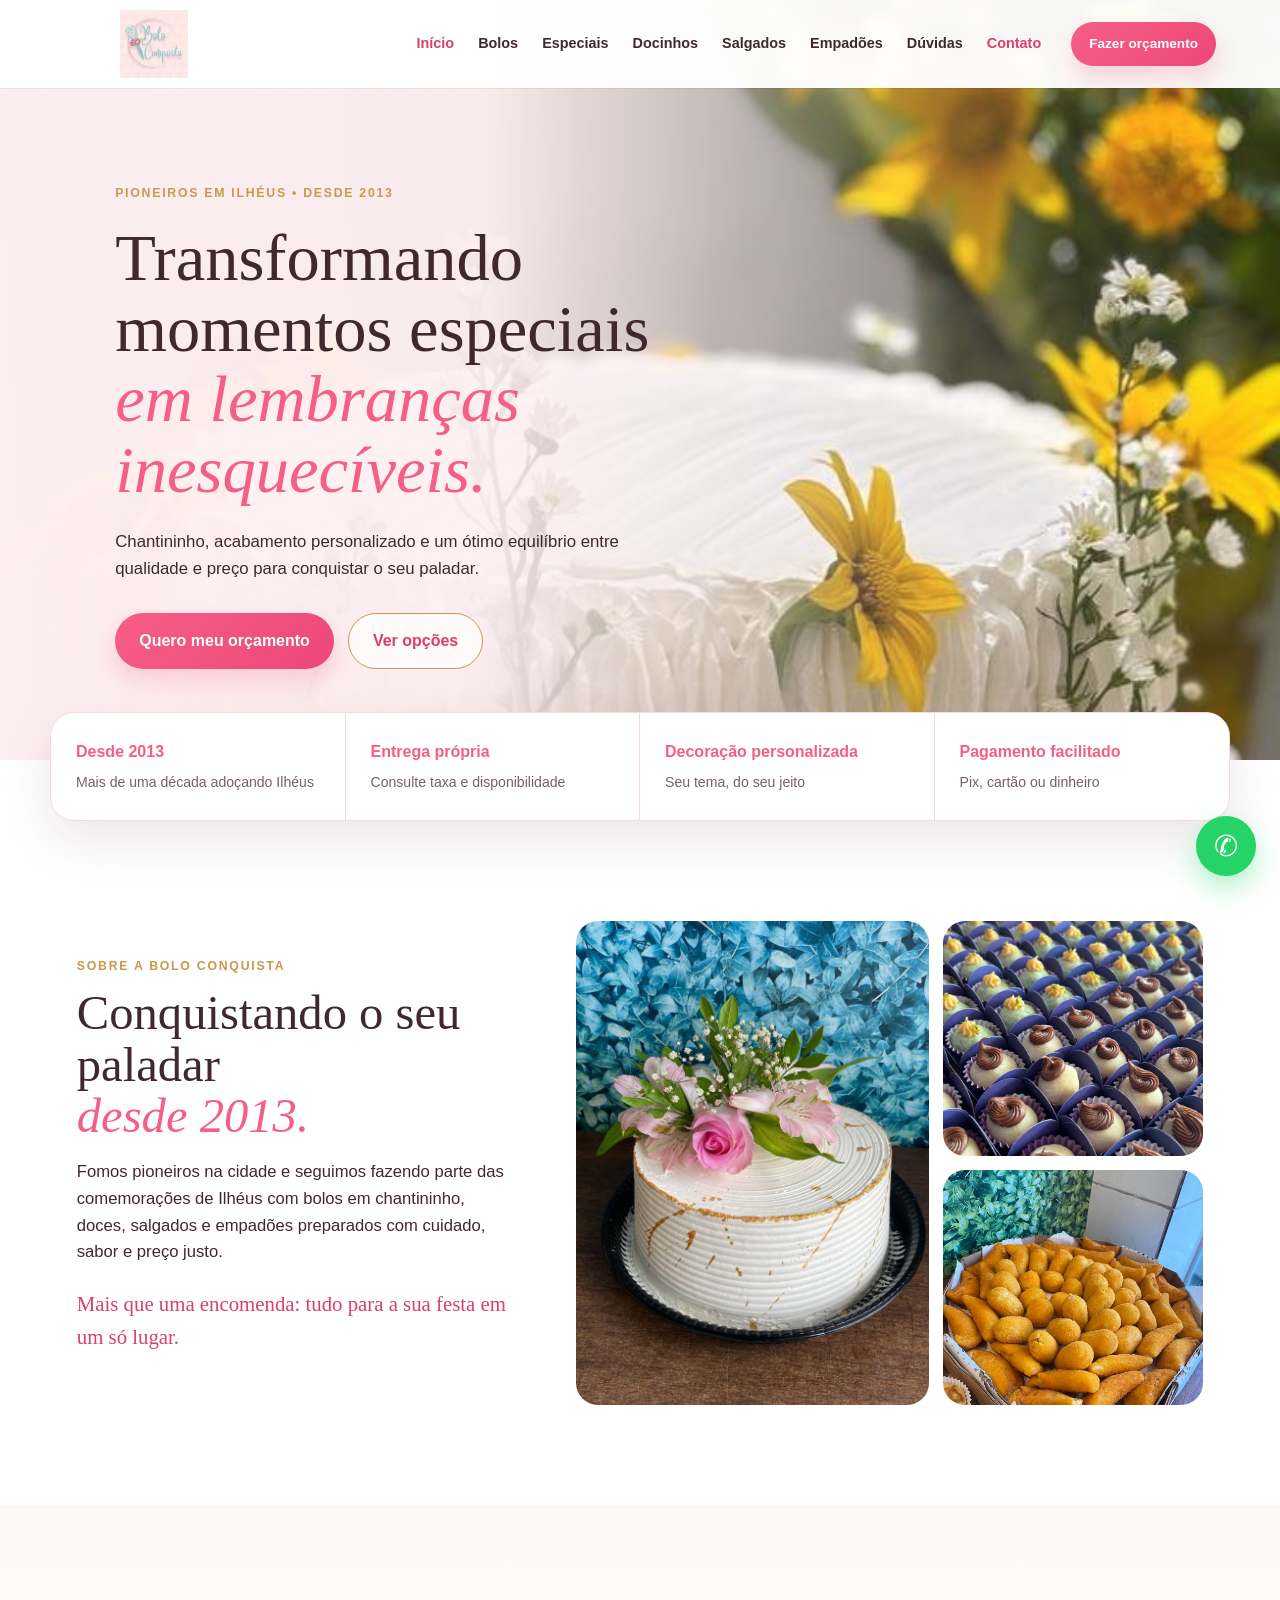
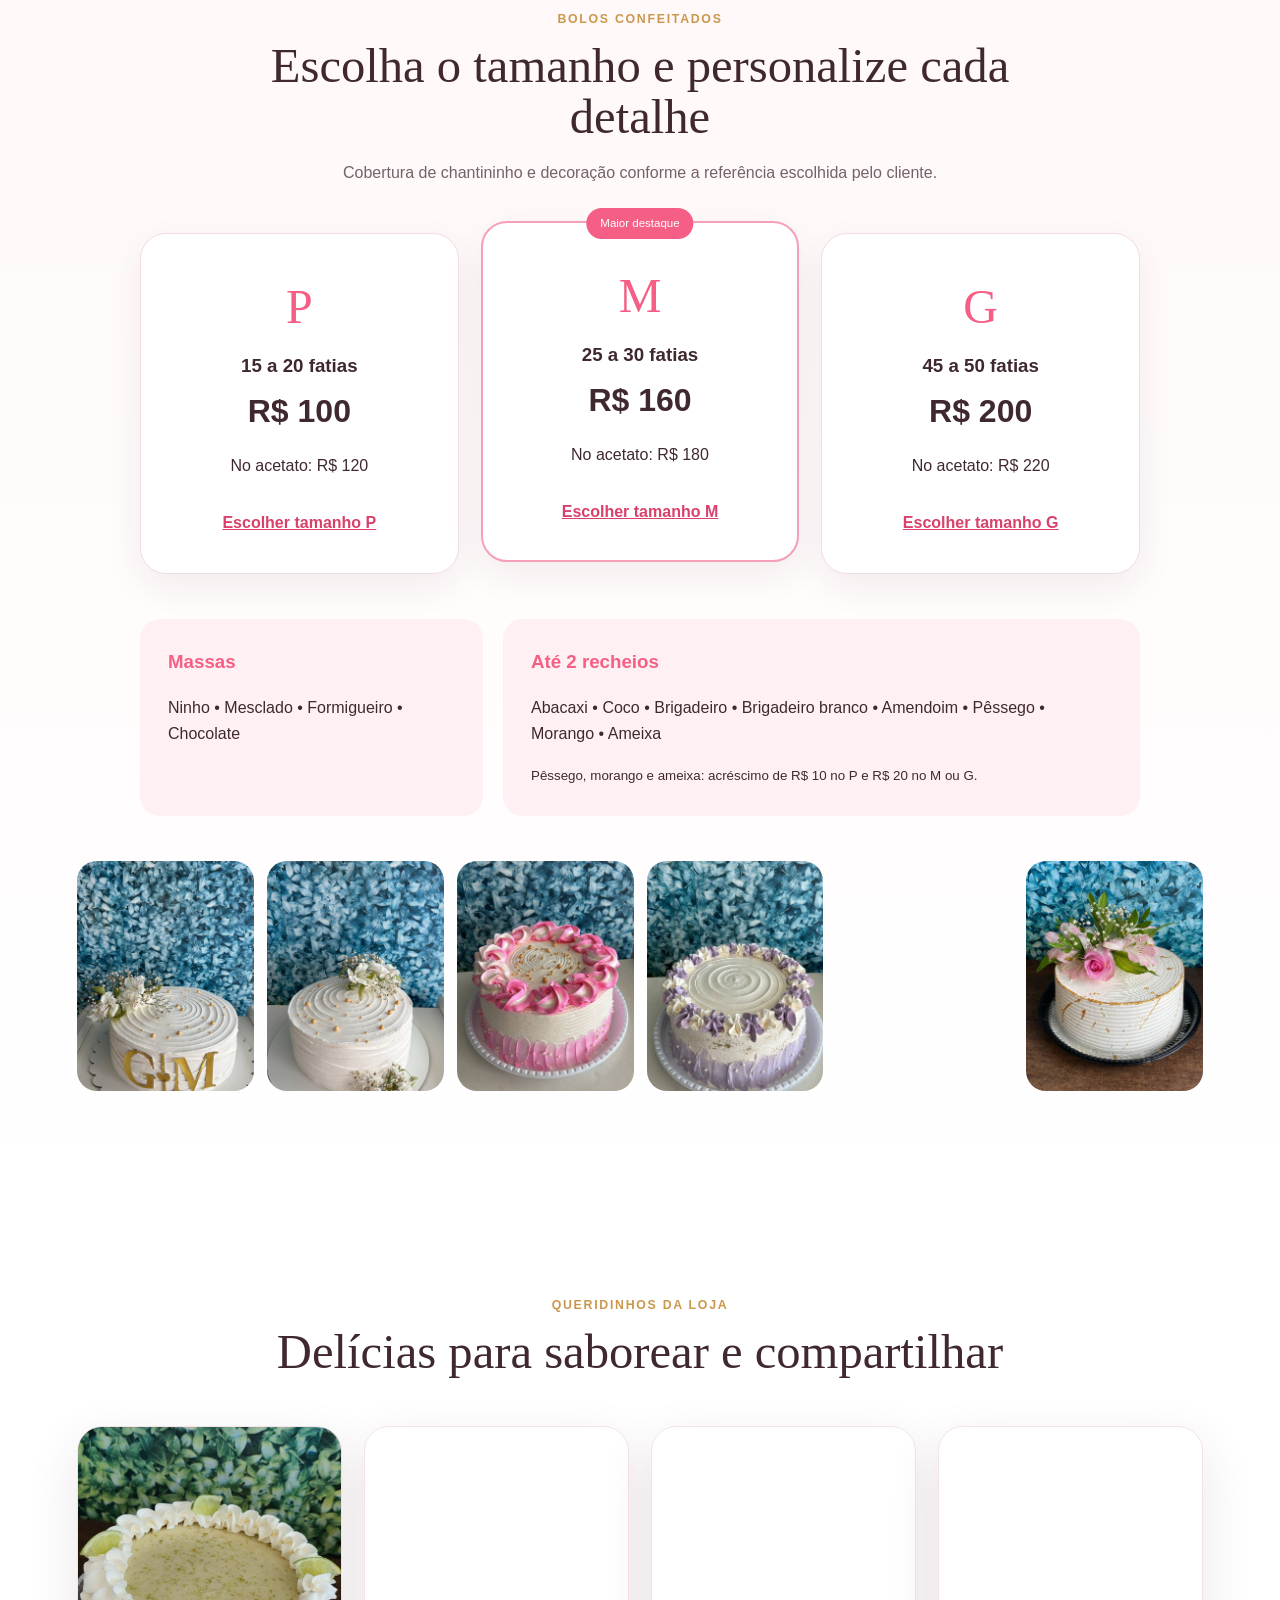
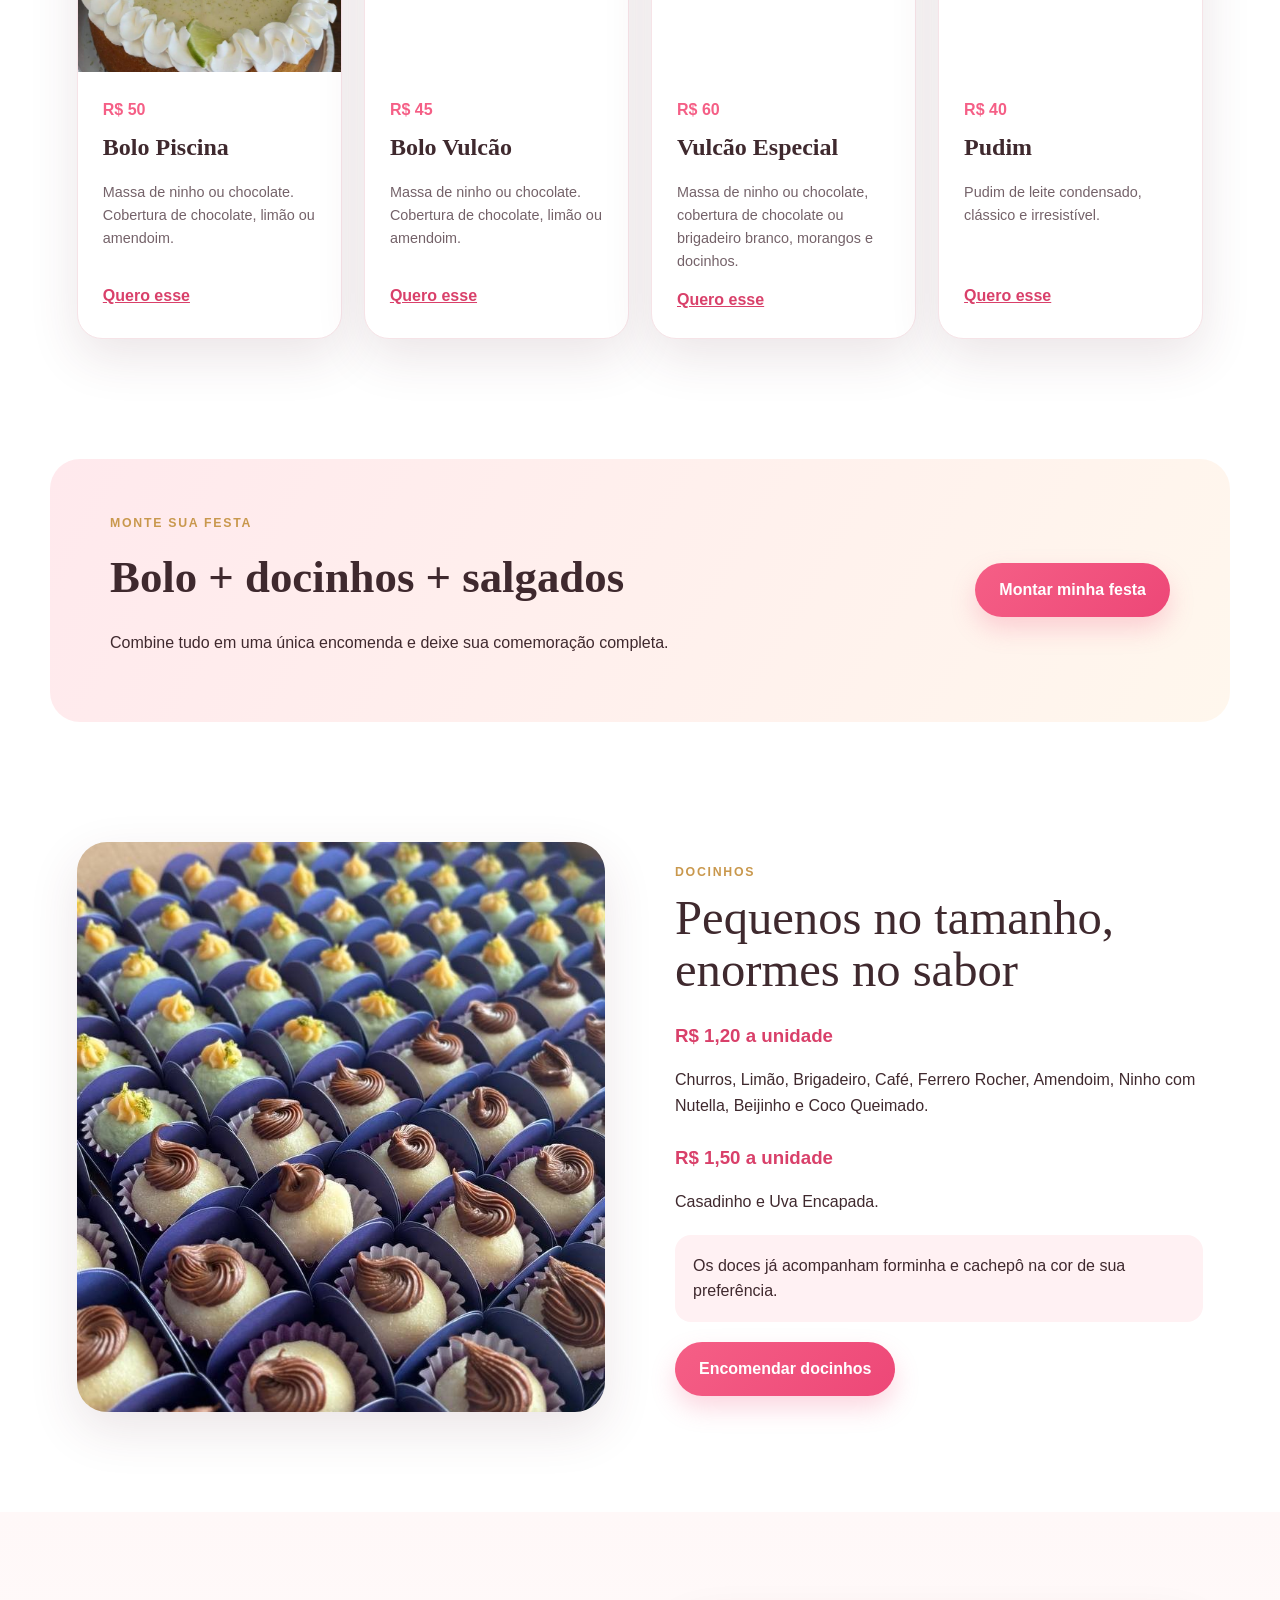
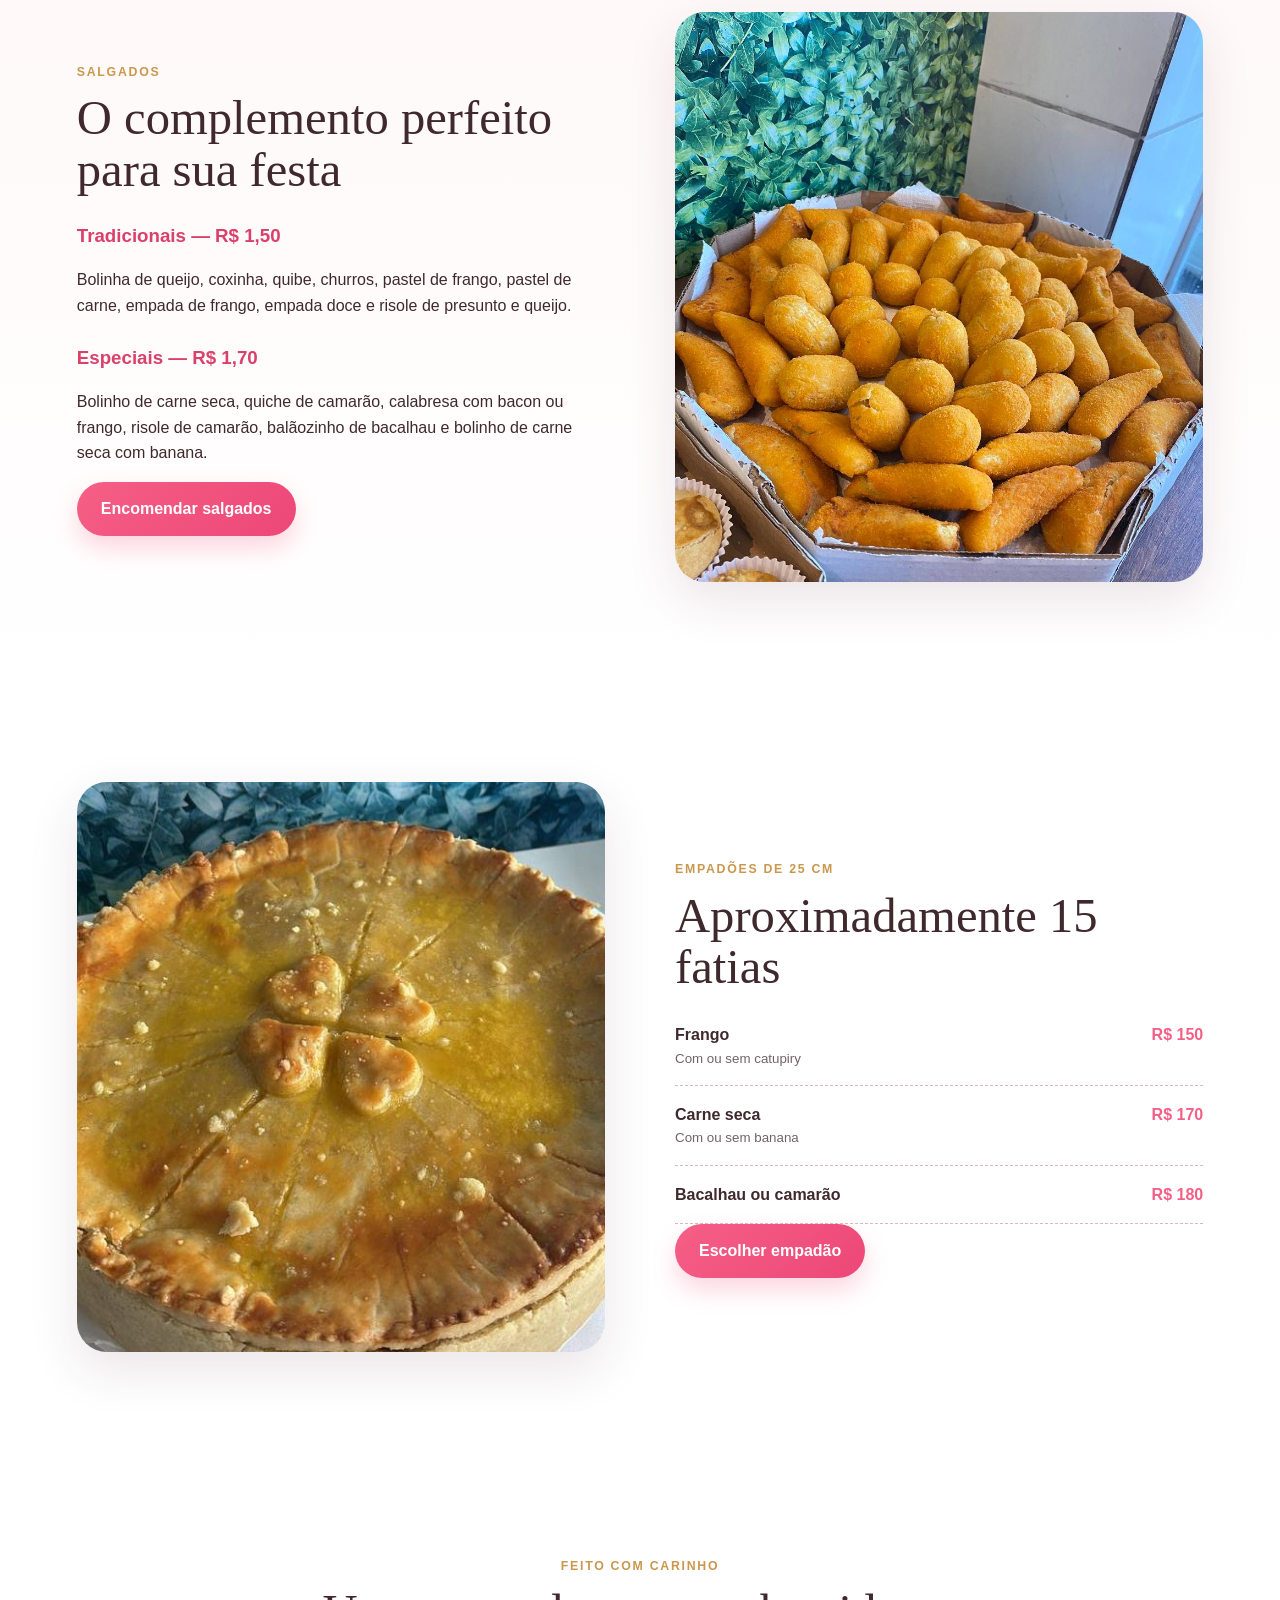
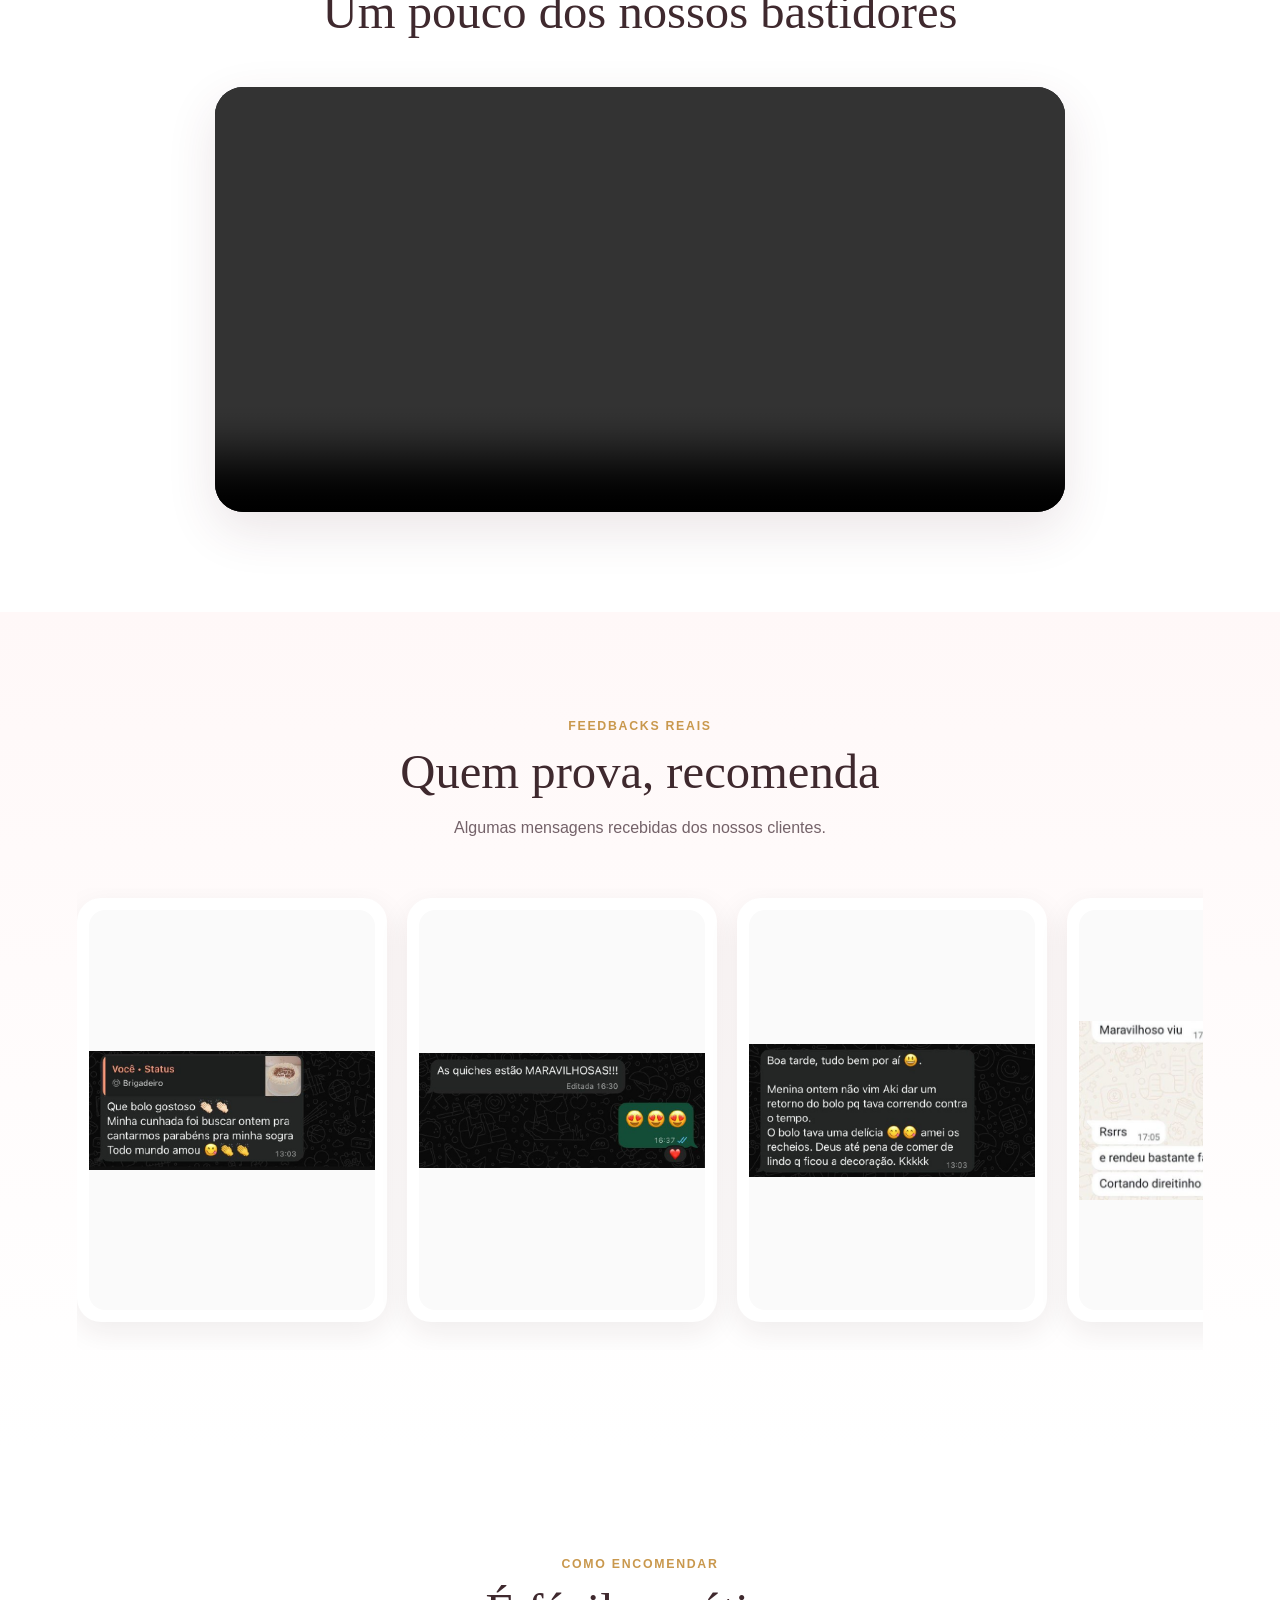
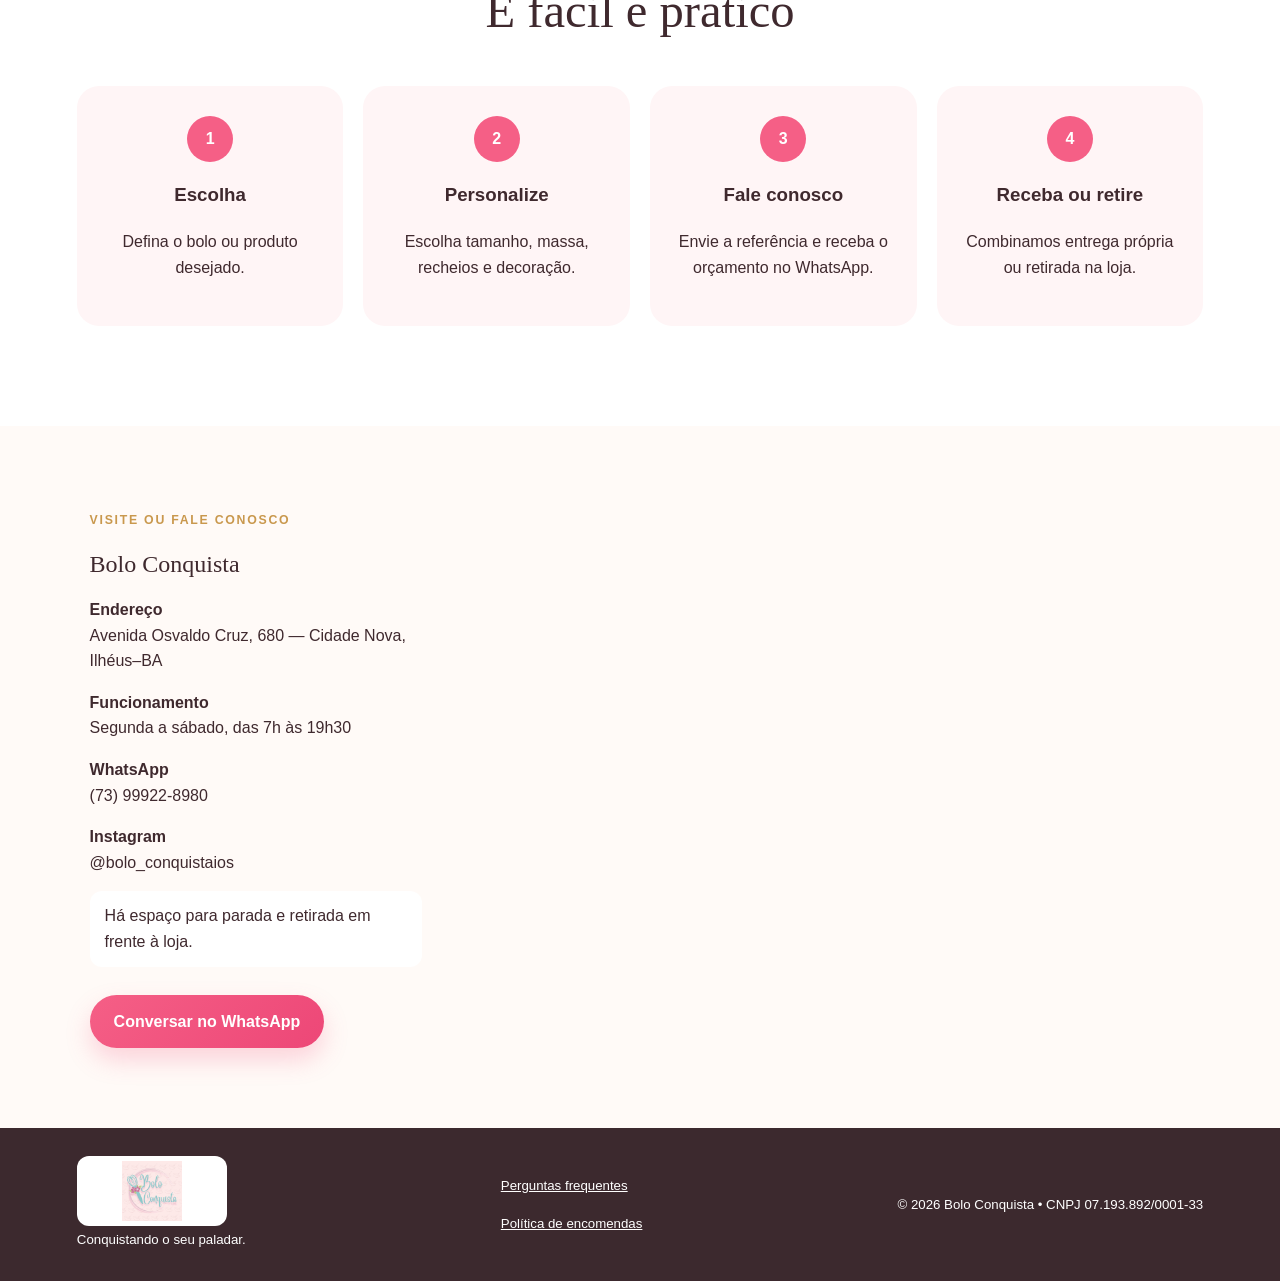
<file: index.html>
<!DOCTYPE html>

<html lang="pt-BR">
<head>
<!-- Google tag (gtag.js) -->
<script async src="https://www.googletagmanager.com/gtag/js?id=G-6PX82TX7HZ"></script>
<script>
  window.dataLayer = window.dataLayer || [];
  function gtag(){dataLayer.push(arguments);}
  gtag('js', new Date());
  gtag('config', 'G-6PX82TX7HZ');
</script>

<meta charset="utf-8"/>
<meta content="width=device-width,initial-scale=1" name="viewport"/>
<meta content="Bolo Conquista: bolos confeitados, docinhos, salgados, empadões e delícias em Ilhéus. Desde 2013 conquistando o seu paladar." name="description"/>
<meta content="#f65b84" name="theme-color"/>
<title>Bolo Conquista | Conquistando o seu paladar</title>
<link href="favicon.png" rel="icon"/><link href="style.css" rel="stylesheet"/>
<meta content="index,follow,max-image-preview:large" name="robots"/>
<script type="application/ld+json">
{
  "@context": "https://schema.org",
  "@type": "Bakery",
  "name": "Bolo Conquista",
  "description": "Bolos confeitados, docinhos, salgados, empadões e delícias em Ilhéus desde 2013.",
  "telephone": "+55 73 99922-8980",
  "priceRange": "R$",
  "foundingDate": "2013",
  "address": {
    "@type": "PostalAddress",
    "streetAddress": "Avenida Osvaldo Cruz, 680 - Cidade Nova",
    "addressLocality": "Ilhéus",
    "addressRegion": "BA",
    "addressCountry": "BR"
  },
  "openingHoursSpecification": [{
    "@type": "OpeningHoursSpecification",
    "dayOfWeek": ["Monday", "Tuesday", "Wednesday", "Thursday", "Friday", "Saturday"],
    "opens": "07:00",
    "closes": "19:30"
  }],
  "paymentAccepted": "Pix, cartão e dinheiro",
  "sameAs": ["https://www.instagram.com/bolo_conquistaios/"]
}
</script>

<link rel="canonical" href="https://boloconquista.com.br/"/>
<meta property="og:type" content="website"/>
<meta property="og:locale" content="pt_BR"/>
<meta property="og:site_name" content="Bolo Conquista"/>
<meta property="og:title" content="Bolo Conquista | Bolos, Doces e Salgados em Ilhéus"/>
<meta property="og:description" content="Desde 2013 conquistando o seu paladar com bolos confeitados, docinhos, salgados e empadões em Ilhéus."/>
<meta property="og:url" content="https://boloconquista.com.br/"/>
<meta property="og:image" content="https://boloconquista.com.br/og-bolo-conquista.jpg"/>
<meta property="og:image:secure_url" content="https://boloconquista.com.br/og-bolo-conquista.jpg"/>
<meta property="og:image:type" content="image/jpeg"/>
<meta property="og:image:width" content="1200"/>
<meta property="og:image:height" content="630"/>
<meta property="og:image:alt" content="Bolo Conquista — bolos, doces e salgados em Ilhéus"/>
<meta name="twitter:card" content="summary_large_image"/>
<meta name="twitter:title" content="Bolo Conquista | Bolos, Doces e Salgados em Ilhéus"/>
<meta name="twitter:description" content="Desde 2013 conquistando o seu paladar com bolos confeitados, docinhos, salgados e empadões em Ilhéus."/>
<meta name="twitter:image" content="https://boloconquista.com.br/og-bolo-conquista.jpg"/>

</head>
<body><a class="skip-link" href="#conteudo">Pular para o conteúdo</a>
<header class="topbar" id="topbar">
<a aria-label="Bolo Conquista - Início" class="brand" href="#inicio">
<img alt="Logomarca Bolo Conquista" data-content-src="home.logoImage" decoding="async" src="logomarca.jpg"/>
</a>
<button aria-expanded="false" aria-label="Abrir menu" class="menu-toggle" id="menuToggle">☰</button>
<nav id="nav">
<a href="#inicio">Início</a><a href="bolos.html">Bolos</a><a href="especiais.html">Especiais</a><a href="docinhos.html">Docinhos</a><a href="salgados.html">Salgados</a><a href="empadoes.html">Empadões</a><a href="faq.html">Dúvidas</a><a href="#contato">Contato</a>
</nav>
<a class="button button-small desktop-cta" href="https://wa.me/5573999228980?text=Ol%C3%A1%21%20Vim%20pelo%20site%20da%20Bolo%20Conquista%20e%20gostaria%20de%20fazer%20um%20or%C3%A7amento." rel="noopener" target="_blank">Fazer orçamento</a>
</header>
<main id="conteudo">
<section class="hero" id="inicio">
<img alt="Bolo decorado da Bolo Conquista" class="hero-image" data-content-src="home.heroImage" decoding="async" fetchpriority="high" src="photo_5084975257239621139_y.jpg"/>
<div class="hero-overlay"></div>
<div class="hero-content reveal">
<span class="eyebrow" data-content="home.heroEyebrow">Pioneiros em Ilhéus • Desde 2013</span>
<h1 data-content-html="home.heroTitle">Transformando momentos especiais <em>em lembranças inesquecíveis.</em></h1>
<p data-content="home.heroText">Chantininho, acabamento personalizado e um ótimo equilíbrio entre qualidade e preço para conquistar o seu paladar.</p>
<div class="hero-actions">
<a class="button" href="https://wa.me/5573999228980?text=Ol%C3%A1%21%20Vim%20pelo%20site%20e%20quero%20fazer%20meu%20bolo%20com%20a%20Bolo%20Conquista." rel="noopener" target="_blank">Quero meu orçamento</a>
<a class="button button-outline" href="#bolos">Ver opções</a>
</div>
</div>
</section>
<section class="trust-strip">
<article><b>Desde 2013</b><span>Mais de uma década adoçando Ilhéus</span></article>
<article><b>Entrega própria</b><span>Consulte taxa e disponibilidade</span></article>
<article><b>Decoração personalizada</b><span>Seu tema, do seu jeito</span></article>
<article><b>Pagamento facilitado</b><span>Pix, cartão ou dinheiro</span></article>
</section>
<section class="section intro">
<div class="intro-copy reveal">
<span class="eyebrow">Sobre a Bolo Conquista</span>
<h2 data-content-html="home.aboutTitle">Conquistando o seu paladar <em>desde 2013.</em></h2>
<p data-content="home.aboutText">Fomos pioneiros na cidade e seguimos fazendo parte das comemorações de Ilhéus com bolos em chantininho, doces, salgados e empadões preparados com cuidado, sabor e preço justo.</p>
<p class="accent-copy">Mais que uma encomenda: tudo para a sua festa em um só lugar.</p>
</div>
<div class="intro-gallery reveal">
<img alt="Bolo personalizado" class="big" decoding="async" src="photo_5084975257239621141_y.jpg"/>
<img alt="Docinhos para festa" decoding="async" src="photo_5084975257239621129_y.jpg"/>
<img alt="Salgados para festa" decoding="async" src="photo_5084975257239621123_y.jpg"/>
</div>
</section>
<section class="section soft" id="bolos">
<div class="section-heading reveal"><span class="eyebrow">Bolos confeitados</span><h2>Escolha o tamanho e personalize cada detalhe</h2><p>Cobertura de chantininho e decoração conforme a referência escolhida pelo cliente.</p></div>
<div class="price-grid reveal">
<article class="price-card"><span class="size">P</span><h3>15 a 20 fatias</h3><strong data-content="cakes.pPrice">R$ 100</strong><p data-content="cakes.pAcetate">No acetato: R$ 120</p><a href="https://wa.me/5573999228980?text=Ol%C3%A1%21%20Gostaria%20de%20or%C3%A7amento%20para%20um%20bolo%20confeitado%20tamanho%20P." rel="noopener noreferrer" target="_blank">Escolher tamanho P</a></article>
<article class="price-card featured"><span class="tag">Maior destaque</span><span class="size">M</span><h3>25 a 30 fatias</h3><strong data-content="cakes.mPrice">R$ 160</strong><p data-content="cakes.mAcetate">No acetato: R$ 180</p><a href="https://wa.me/5573999228980?text=Ol%C3%A1%21%20Gostaria%20de%20or%C3%A7amento%20para%20um%20bolo%20confeitado%20tamanho%20M." rel="noopener noreferrer" target="_blank">Escolher tamanho M</a></article>
<article class="price-card"><span class="size">G</span><h3>45 a 50 fatias</h3><strong data-content="cakes.gPrice">R$ 200</strong><p data-content="cakes.gAcetate">No acetato: R$ 220</p><a href="https://wa.me/5573999228980?text=Ol%C3%A1%21%20Gostaria%20de%20or%C3%A7amento%20para%20um%20bolo%20confeitado%20tamanho%20G." rel="noopener noreferrer" target="_blank">Escolher tamanho G</a></article>
</div>
<div class="choices reveal">
<div><h3>Massas</h3><p data-content="cakes.masses">Ninho • Mesclado • Formigueiro • Chocolate</p></div>
<div><h3>Até 2 recheios</h3><p data-content="cakes.fillings">Abacaxi • Coco • Brigadeiro • Brigadeiro branco • Amendoim • Pêssego • Morango • Ameixa</p><small data-content="cakes.extra">Pêssego, morango e ameixa: acréscimo de R$ 10 no P e R$ 20 no M ou G.</small></div>
</div>
<div class="cake-gallery reveal">
<img alt="Modelo de bolo confeitado Bolo Conquista" decoding="async" loading="lazy" src="photo_5084975257239621082_y.jpg"/><img alt="Modelo de bolo confeitado Bolo Conquista" decoding="async" loading="lazy" src="photo_5084975257239621083_y.jpg"/><img alt="Modelo de bolo confeitado Bolo Conquista" decoding="async" loading="lazy" src="photo_5084975257239621091_y.jpg"/><img alt="Modelo de bolo confeitado Bolo Conquista" decoding="async" loading="lazy" src="photo_5084975257239621103_y.jpg"/><img alt="Modelo de bolo confeitado Bolo Conquista" decoding="async" loading="lazy" src="photo_5084975257239621110_y.jpg"/><img alt="Modelo de bolo confeitado Bolo Conquista" decoding="async" loading="lazy" src="photo_5084975257239621141_y.jpg"/>
</div>
</section>
<section class="section" id="especiais">
<div class="section-heading reveal"><span class="eyebrow">Queridinhos da loja</span><h2>Delícias para saborear e compartilhar</h2></div>
<div class="product-grid reveal">
<article class="product-card"><img alt="Bolo piscina" data-content-src="specials.poolImage" decoding="async" src="photo_5084975257239621119_y.jpg"/><div><span class="price" data-content="specials.poolPrice">R$ 50</span><h3>Bolo Piscina</h3><p>Massa de ninho ou chocolate. Cobertura de chocolate, limão ou amendoim.</p><a href="https://wa.me/5573999228980?text=Ol%C3%A1%21%20Quero%20encomendar%20um%20Bolo%20Piscina.%20Gostaria%20de%20saber%20a%20disponibilidade." rel="noopener noreferrer" target="_blank">Quero esse</a></div></article>
<article class="product-card"><img alt="Bolo vulcão" data-content-src="specials.volcanoImage" decoding="async" src="bolo_vulcao.jpg"/><div><span class="price" data-content="specials.volcanoPrice">R$ 45</span><h3>Bolo Vulcão</h3><p>Massa de ninho ou chocolate. Cobertura de chocolate, limão ou amendoim.</p><a href="https://wa.me/5573999228980?text=Ol%C3%A1%21%20Quero%20encomendar%20um%20Bolo%20Vulc%C3%A3o.%20Gostaria%20de%20saber%20a%20disponibilidade." rel="noopener noreferrer" target="_blank">Quero esse</a></div></article>
<article class="product-card"><img alt="Bolo vulcão especial" data-content-src="specials.specialVolcanoImage" decoding="async" src="photo_5084975257239621143_y.jpg"/><div><span class="price" data-content="specials.specialVolcanoPrice">R$ 60</span><h3>Vulcão Especial</h3><p>Massa de ninho ou chocolate, cobertura de chocolate ou brigadeiro branco, morangos e docinhos.</p><a href="https://wa.me/5573999228980?text=Ol%C3%A1%21%20Quero%20encomendar%20um%20Bolo%20Vulc%C3%A3o%20Especial." rel="noopener noreferrer" target="_blank">Quero esse</a></div></article>
<article class="product-card"><img alt="Pudim de leite condensado" data-content-src="specials.puddingImage" decoding="async" src="photo_5084975257239621121_y.jpg"/><div><span class="price" data-content="specials.puddingPrice">R$ 40</span><h3>Pudim</h3><p>Pudim de leite condensado, clássico e irresistível.</p><a href="https://wa.me/5573999228980?text=Ol%C3%A1%21%20Quero%20encomendar%20um%20pudim%20de%20leite%20condensado." rel="noopener noreferrer" target="_blank">Quero esse</a></div></article>
</div>
</section>
<section class="party-banner reveal">
<div><span class="eyebrow">Monte sua festa</span><h2>Bolo + docinhos + salgados</h2><p>Combine tudo em uma única encomenda e deixe sua comemoração completa.</p></div>
<a class="button" href="https://wa.me/5573999228980?text=Ol%C3%A1%21%20Quero%20montar%20uma%20encomenda%20completa%20com%20bolo%2C%20docinhos%20e%20salgados." rel="noopener noreferrer" target="_blank">Montar minha festa</a>
</section>
<section class="section split-products" id="docinhos">
<div class="visual reveal"><img alt="Docinhos Bolo Conquista" decoding="async" loading="lazy" src="photo_5084975257239621129_y.jpg"/></div>
<div class="details reveal"><span class="eyebrow">Docinhos</span><h2>Pequenos no tamanho, enormes no sabor</h2><h3>R$ 1,20 a unidade</h3><p>Churros, Limão, Brigadeiro, Café, Ferrero Rocher, Amendoim, Ninho com Nutella, Beijinho e Coco Queimado.</p><h3>R$ 1,50 a unidade</h3><p>Casadinho e Uva Encapada.</p><div class="note">Os doces já acompanham forminha e cachepô na cor de sua preferência.</div><a class="button" href="https://wa.me/5573999228980?text=Ol%C3%A1%21%20Gostaria%20de%20encomendar%20docinhos%20para%20uma%20festa." rel="noopener noreferrer" target="_blank">Encomendar docinhos</a></div>
</section>
<section class="section split-products reverse soft" id="salgados">
<div class="visual reveal"><img alt="Salgados Bolo Conquista" decoding="async" loading="lazy" src="photo_5084975257239621123_y.jpg"/></div>
<div class="details reveal"><span class="eyebrow">Salgados</span><h2>O complemento perfeito para sua festa</h2><h3>Tradicionais — R$ 1,50</h3><p>Bolinha de queijo, coxinha, quibe, churros, pastel de frango, pastel de carne, empada de frango, empada doce e risole de presunto e queijo.</p><h3>Especiais — R$ 1,70</h3><p>Bolinho de carne seca, quiche de camarão, calabresa com bacon ou frango, risole de camarão, balãozinho de bacalhau e bolinho de carne seca com banana.</p><a class="button" href="https://wa.me/5573999228980?text=Ol%C3%A1%21%20Gostaria%20de%20encomendar%20salgados%20para%20uma%20festa." rel="noopener noreferrer" target="_blank">Encomendar salgados</a></div>
</section>
<section class="section split-products" id="empadoes">
<div class="visual reveal"><img alt="Empadão Bolo Conquista" decoding="async" loading="lazy" src="empadao_destaque.jpg"/></div>
<div class="details reveal"><span class="eyebrow">Empadões de 25 cm</span><h2>Aproximadamente 15 fatias</h2><div class="menu-lines"><p><b>Frango</b><span data-content="pies.chickenPrice">R$ 150</span><small>Com ou sem catupiry</small></p><p><b>Carne seca</b><span data-content="pies.driedMeatPrice">R$ 170</span><small>Com ou sem banana</small></p><p><b>Bacalhau ou camarão</b><span data-content="pies.seafoodPrice">R$ 180</span></p></div><a class="button" href="https://wa.me/5573999228980?text=Ol%C3%A1%21%20Gostaria%20de%20encomendar%20um%20empad%C3%A3o%20de%2025%20cm." rel="noopener noreferrer" target="_blank">Escolher empadão</a></div>
</section>
<section class="section video-section">
<div class="section-heading reveal"><span class="eyebrow">Feito com carinho</span><h2>Um pouco dos nossos bastidores</h2></div>
<video class="reveal" controls="" muted="" playsinline="" preload="metadata"><source src="WhatsApp Video 2026-07-11 at 17.30.44.mp4" type="video/mp4"/>Seu navegador não suporta vídeo.</video>
</section>
<section class="section soft" id="avaliacoes">
<div class="section-heading reveal"><span class="eyebrow">Feedbacks reais</span><h2>Quem prova, recomenda</h2><p>Algumas mensagens recebidas dos nossos clientes.</p></div>
<div class="feedback-carousel reveal" id="feedbackCarousel">
<figure><img alt="Feedback de cliente da Bolo Conquista" decoding="async" loading="lazy" src="photo_5084975257239621151_x.jpg"/></figure><figure><img alt="Feedback de cliente da Bolo Conquista" decoding="async" loading="lazy" src="photo_5084975257239621152_x.jpg"/></figure><figure><img alt="Feedback de cliente da Bolo Conquista" decoding="async" loading="lazy" src="photo_5084975257239621153_x.jpg"/></figure><figure><img alt="Feedback de cliente da Bolo Conquista" decoding="async" loading="lazy" src="photo_5084975257239621154_y.jpg"/></figure><figure><img alt="Feedback de cliente da Bolo Conquista" decoding="async" loading="lazy" src="photo_5084975257239621155_y.jpg"/></figure><figure><img alt="Feedback de cliente da Bolo Conquista" decoding="async" loading="lazy" src="photo_5084975257239621156_y.jpg"/></figure><figure><img alt="Feedback de cliente da Bolo Conquista" decoding="async" loading="lazy" src="photo_5084975257239621157_y.jpg"/></figure>
</div>
</section>
<section class="section order-steps">
<div class="section-heading reveal"><span class="eyebrow">Como encomendar</span><h2>É fácil e prático</h2></div>
<div class="steps reveal"><article><b>1</b><h3>Escolha</h3><p>Defina o bolo ou produto desejado.</p></article><article><b>2</b><h3>Personalize</h3><p>Escolha tamanho, massa, recheios e decoração.</p></article><article><b>3</b><h3>Fale conosco</h3><p>Envie a referência e receba o orçamento no WhatsApp.</p></article><article><b>4</b><h3>Receba ou retire</h3><p>Combinamos entrega própria ou retirada na loja.</p></article></div>
</section>
<section class="contact" id="contato">
<div class="contact-card reveal"><span class="eyebrow">Visite ou fale conosco</span><h2>Bolo Conquista</h2><p><b>Endereço</b><br/>Avenida Osvaldo Cruz, 680 — Cidade Nova, Ilhéus–BA</p><p><b>Funcionamento</b><br/>Segunda a sábado, das 7h às 19h30</p><p><b>WhatsApp</b><br/>(73) 99922-8980</p><p><b>Instagram</b><br/>@bolo_conquistaios</p><p class="parking">Há espaço para parada e retirada em frente à loja.</p><a class="button" href="https://wa.me/5573999228980?text=Ol%C3%A1%21%20Vim%20pelo%20site%20da%20Bolo%20Conquista." rel="noopener noreferrer" target="_blank">Conversar no WhatsApp</a></div>
<iframe loading="lazy" referrerpolicy="no-referrer-when-downgrade" src="https://www.google.com/maps?q=Avenida%20Osvaldo%20Cruz%20680%20Cidade%20Nova%20Ilheus%20BA&amp;output=embed" title="Mapa da Bolo Conquista"></iframe>
</section>
</main>
<footer><div><img alt="Bolo Conquista" data-content-src="home.logoImage" decoding="async" src="logomarca.jpg"/><p>Conquistando o seu paladar.</p></div><div class="footer-links"><a href="faq.html">Perguntas frequentes</a><a href="politica-encomendas.html">Política de encomendas</a></div><p>© <span id="year"></span> Bolo Conquista • CNPJ 07.193.892/0001-33</p></footer>
<a aria-label="Falar no WhatsApp" class="floating-wa" href="https://wa.me/5573999228980?text=Ol%C3%A1%21%20Vim%20pelo%20site%20e%20gostaria%20de%20fazer%20uma%20encomenda." rel="noopener noreferrer" target="_blank">✆</a>
<script defer="" src="script.js"></script>
<script defer="" src="content-loader.js"></script><script src="https://identity.netlify.com/v1/netlify-identity-widget.js"></script>
<script>
  if (window.netlifyIdentity) {
    window.netlifyIdentity.on('init', function(user) {
      if (!user) {
        window.netlifyIdentity.on('login', function() {
          window.location.href = '/admin/';
        });
      }
    });
  }
</script>
</body></html>
</file>
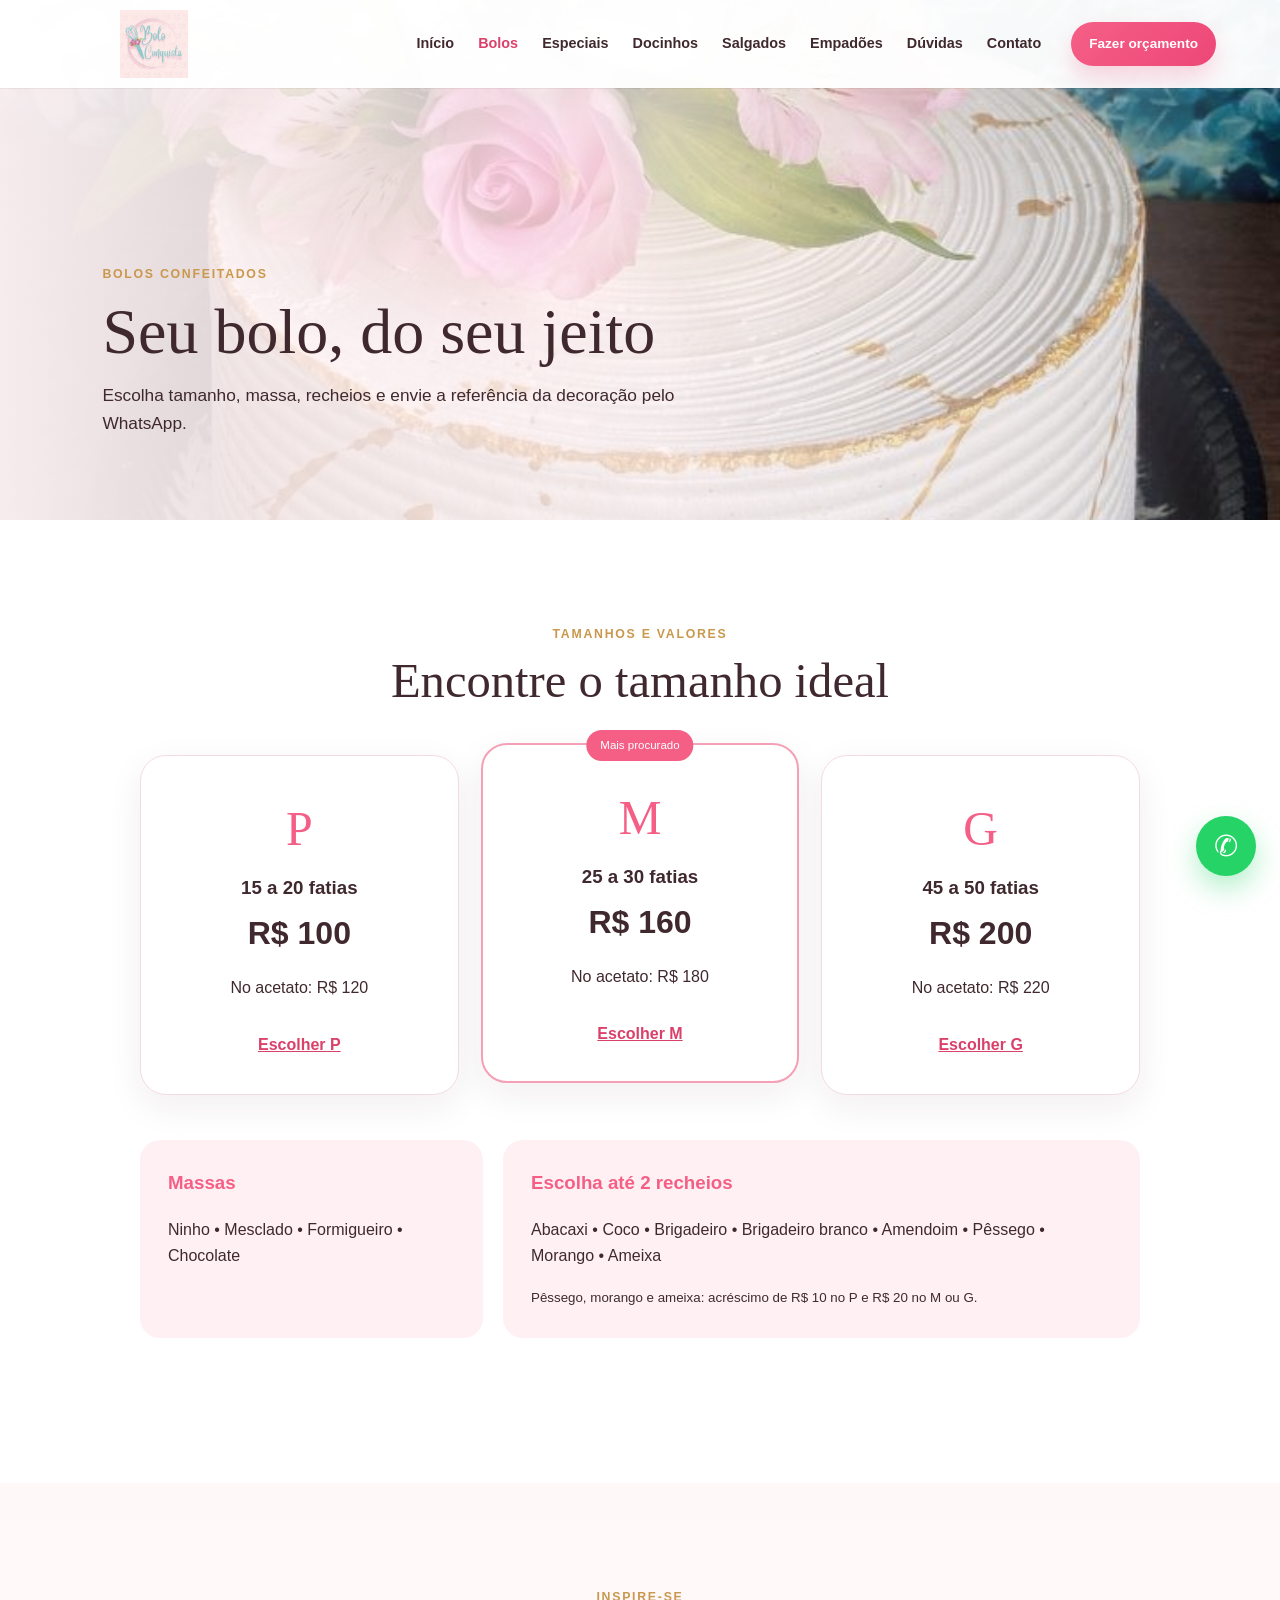
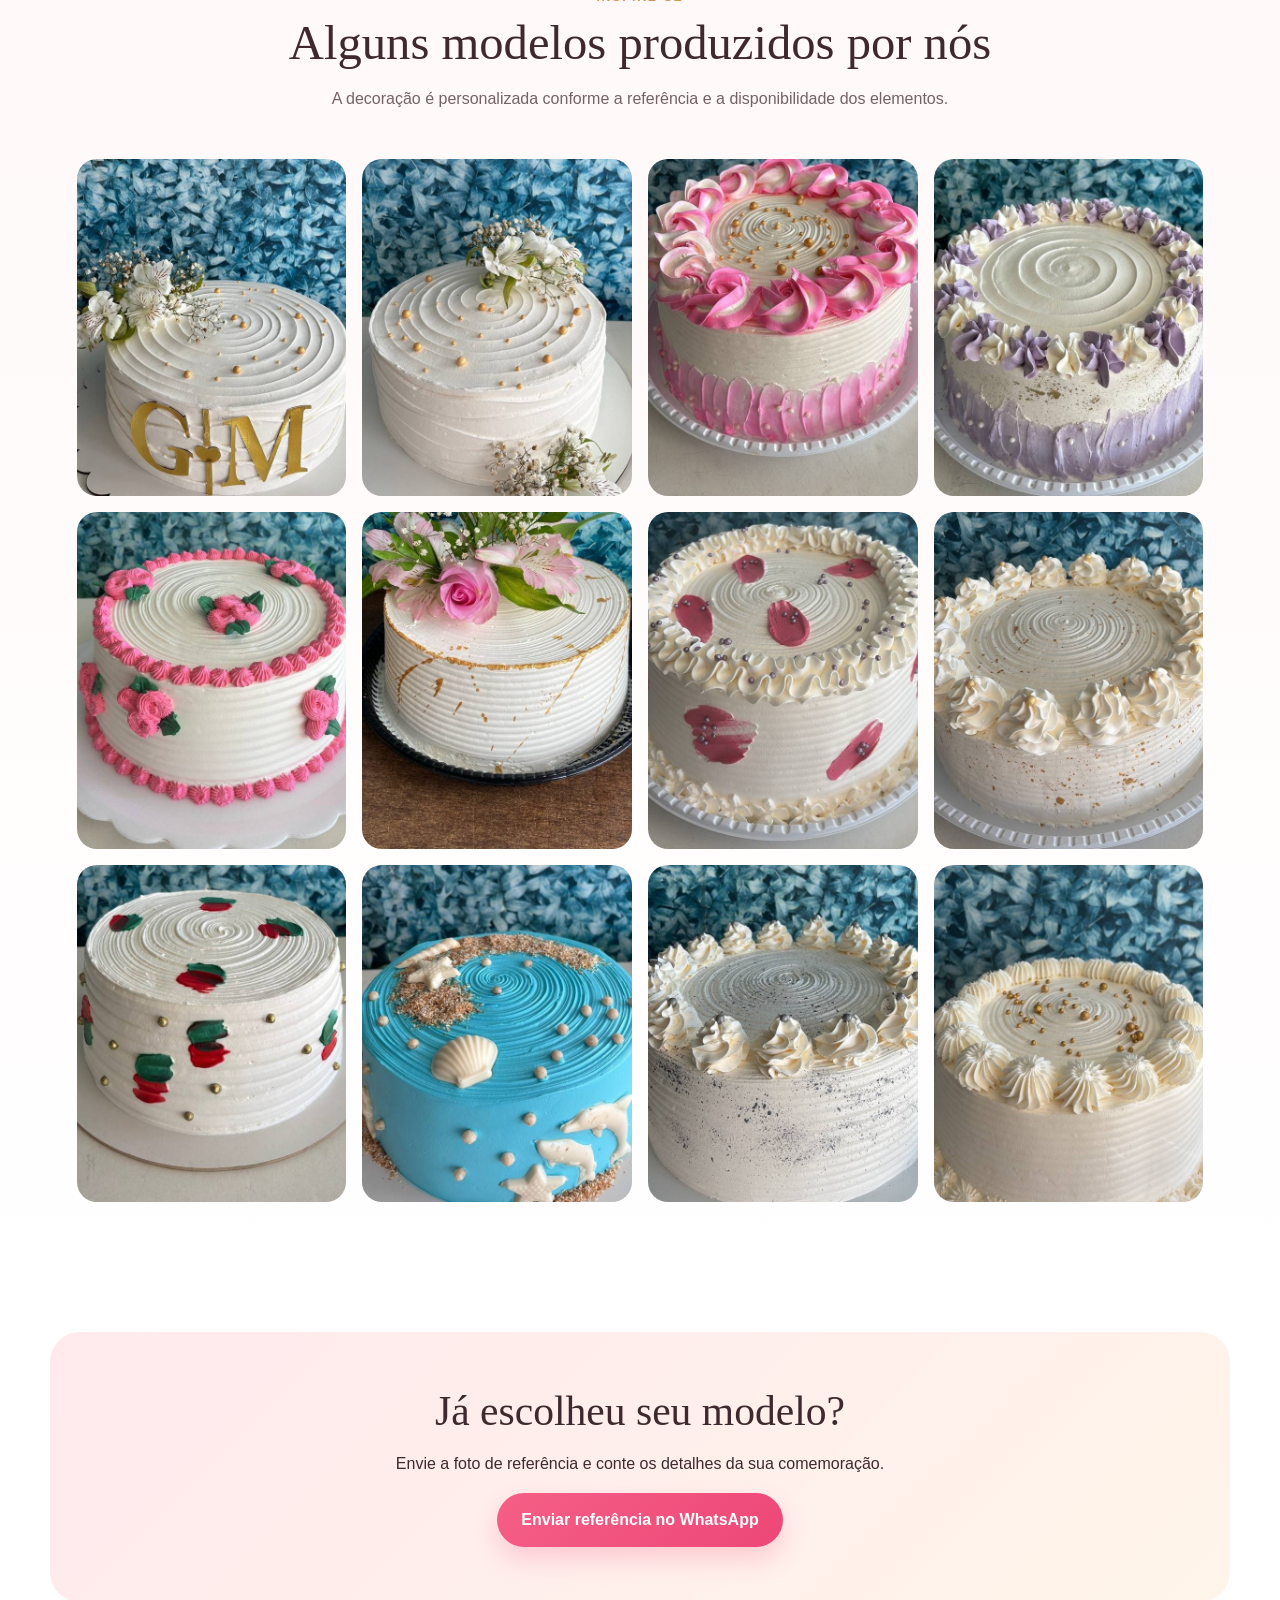
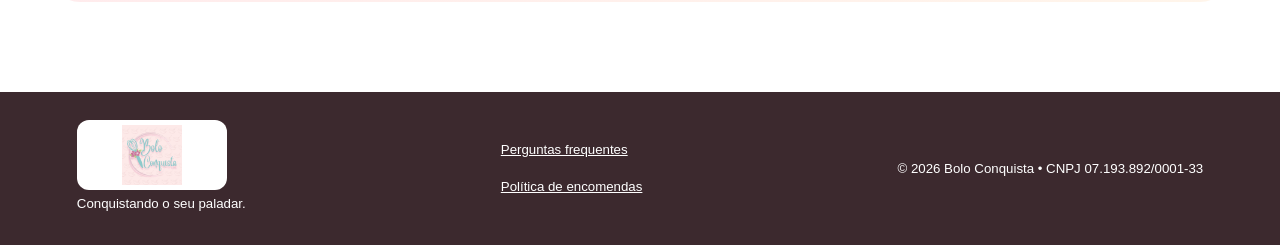
<file: bolos.html>
<!DOCTYPE html>
<html lang="pt-BR"><head>
<!-- Google tag (gtag.js) -->
<script async src="https://www.googletagmanager.com/gtag/js?id=G-6PX82TX7HZ"></script>
<script>
  window.dataLayer = window.dataLayer || [];
  function gtag(){dataLayer.push(arguments);}
  gtag('js', new Date());
  gtag('config', 'G-6PX82TX7HZ');
</script>
<meta charset="utf-8"/><meta content="width=device-width,initial-scale=1" name="viewport"/><meta content="Bolos confeitados em chantininho, personalizados para festas em Ilhéus." name="description"/><meta content="#f65b84" name="theme-color"/><title>Bolos Confeitados | Bolo Conquista</title><link href="favicon.png" rel="icon"/><link href="style.css" rel="stylesheet"/><meta content="index,follow,max-image-preview:large" name="robots"/>

<link rel="canonical" href="https://boloconquista.com.br/bolos.html"/>
<meta property="og:type" content="website"/>
<meta property="og:locale" content="pt_BR"/>
<meta property="og:site_name" content="Bolo Conquista"/>
<meta property="og:title" content="Bolos Confeitados em Ilhéus | Bolo Conquista"/>
<meta property="og:description" content="Conheça tamanhos, massas, recheios e modelos de bolos confeitados da Bolo Conquista em Ilhéus."/>
<meta property="og:url" content="https://boloconquista.com.br/bolos.html"/>
<meta property="og:image" content="https://boloconquista.com.br/og-bolo-conquista.jpg"/>
<meta property="og:image:secure_url" content="https://boloconquista.com.br/og-bolo-conquista.jpg"/>
<meta property="og:image:type" content="image/jpeg"/>
<meta property="og:image:width" content="1200"/>
<meta property="og:image:height" content="630"/>
<meta property="og:image:alt" content="Bolo Conquista — bolos, doces e salgados em Ilhéus"/>
<meta name="twitter:card" content="summary_large_image"/>
<meta name="twitter:title" content="Bolos Confeitados em Ilhéus | Bolo Conquista"/>
<meta name="twitter:description" content="Conheça tamanhos, massas, recheios e modelos de bolos confeitados da Bolo Conquista em Ilhéus."/>
<meta name="twitter:image" content="https://boloconquista.com.br/og-bolo-conquista.jpg"/>

</head><body><a class="skip-link" href="#conteudo">Pular para o conteúdo</a><header class="topbar" id="topbar">
<a aria-label="Bolo Conquista - Início" class="brand" href="index.html"><img alt="Logomarca Bolo Conquista" data-content-src="home.logoImage" decoding="async" src="logomarca.jpg"/></a>
<button aria-expanded="false" aria-label="Abrir menu" class="menu-toggle" id="menuToggle">☰</button>
<nav id="nav"><a href="index.html">Início</a><a href="bolos.html">Bolos</a><a href="especiais.html">Especiais</a><a href="docinhos.html">Docinhos</a><a href="salgados.html">Salgados</a><a href="empadoes.html">Empadões</a><a href="faq.html">Dúvidas</a><a href="index.html#contato">Contato</a></nav>
<a class="button button-small desktop-cta" href="https://wa.me/5573999228980?text=Ol%C3%A1%21%20Vim%20pelo%20site%20da%20Bolo%20Conquista%20e%20gostaria%20de%20fazer%20um%20or%C3%A7amento." rel="noopener" target="_blank">Fazer orçamento</a></header><main id="conteudo"><section class="inner-hero"><img alt="Seu bolo, do seu jeito" decoding="async" src="photo_5084975257239621141_y.jpg"/><div class="inner-overlay"></div><div class="inner-content reveal"><span class="eyebrow">Bolos confeitados</span><h1>Seu bolo, do seu jeito</h1><p>Escolha tamanho, massa, recheios e envie a referência da decoração pelo WhatsApp.</p></div></section>
<section class="section"><div class="section-heading reveal"><span class="eyebrow">Tamanhos e valores</span><h2>Encontre o tamanho ideal</h2></div><div class="price-grid reveal">
<article class="price-card"><span class="size">P</span><h3>15 a 20 fatias</h3><strong data-content="cakes.pPrice">R$ 100</strong><p data-content="cakes.pAcetate">Acetato: R$ 120</p><a href="https://wa.me/5573999228980?text=Ol%C3%A1%21%20Gostaria%20de%20encomendar%20um%20bolo%20confeitado%20tamanho%20P.">Escolher P</a></article>
<article class="price-card featured"><span class="tag">Mais procurado</span><span class="size">M</span><h3>25 a 30 fatias</h3><strong data-content="cakes.mPrice">R$ 160</strong><p data-content="cakes.mAcetate">Acetato: R$ 180</p><a href="https://wa.me/5573999228980?text=Ol%C3%A1%21%20Gostaria%20de%20encomendar%20um%20bolo%20confeitado%20tamanho%20M.">Escolher M</a></article>
<article class="price-card"><span class="size">G</span><h3>45 a 50 fatias</h3><strong data-content="cakes.gPrice">R$ 200</strong><p data-content="cakes.gAcetate">Acetato: R$ 220</p><a href="https://wa.me/5573999228980?text=Ol%C3%A1%21%20Gostaria%20de%20encomendar%20um%20bolo%20confeitado%20tamanho%20G.">Escolher G</a></article></div>
<div class="choices reveal"><div><h3>Massas</h3><p data-content="cakes.masses">Ninho • Mesclado • Formigueiro • Chocolate</p></div><div><h3>Escolha até 2 recheios</h3><p data-content="cakes.fillings">Abacaxi • Coco • Brigadeiro • Brigadeiro Branco • Amendoim • Pêssego • Morango • Ameixa</p><small data-content="cakes.extra">Pêssego, Morango e Ameixa: +R$ 10 no P e +R$ 20 no M ou G.</small></div></div></section>
<section class="section soft"><div class="section-heading reveal"><span class="eyebrow">Inspire-se</span><h2>Alguns modelos produzidos por nós</h2><p>A decoração é personalizada conforme a referência e a disponibilidade dos elementos.</p></div><div class="catalog-gallery reveal"><button class="gallery-item" data-lightbox="bolo_crop_1082.jpg"><img alt="Bolo confeitado da Bolo Conquista" decoding="async" loading="lazy" src="bolo_crop_1082.jpg"/></button><button class="gallery-item" data-lightbox="bolo_crop_1083.jpg"><img alt="Bolo confeitado da Bolo Conquista" decoding="async" loading="lazy" src="bolo_crop_1083.jpg"/></button><button class="gallery-item" data-lightbox="bolo_crop_1091.jpg"><img alt="Bolo confeitado da Bolo Conquista" decoding="async" loading="lazy" src="bolo_crop_1091.jpg"/></button><button class="gallery-item" data-lightbox="bolo_crop_1103.jpg"><img alt="Bolo confeitado da Bolo Conquista" decoding="async" loading="lazy" src="bolo_crop_1103.jpg"/></button><button class="gallery-item" data-lightbox="bolo_crop_1110.jpg"><img alt="Bolo confeitado da Bolo Conquista" decoding="async" loading="lazy" src="bolo_crop_1110.jpg"/></button><button class="gallery-item" data-lightbox="bolo_crop_1141.jpg"><img alt="Bolo confeitado da Bolo Conquista" decoding="async" loading="lazy" src="bolo_crop_1141.jpg"/></button><button class="gallery-item" data-lightbox="bolo_crop_1077.jpg"><img alt="Bolo confeitado da Bolo Conquista" decoding="async" loading="lazy" src="bolo_crop_1077.jpg"/></button><button class="gallery-item" data-lightbox="bolo_crop_1096.jpg"><img alt="Bolo confeitado da Bolo Conquista" decoding="async" loading="lazy" src="bolo_crop_1096.jpg"/></button><button class="gallery-item" data-lightbox="bolo_crop_1102.jpg"><img alt="Bolo confeitado da Bolo Conquista" decoding="async" loading="lazy" src="bolo_crop_1102.jpg"/></button><button class="gallery-item" data-lightbox="bolo_crop_1105.jpg"><img alt="Bolo confeitado da Bolo Conquista" decoding="async" loading="lazy" src="bolo_crop_1105.jpg"/></button><button class="gallery-item" data-lightbox="bolo_crop_1111.jpg"><img alt="Bolo confeitado da Bolo Conquista" decoding="async" loading="lazy" src="bolo_crop_1111.jpg"/></button><button class="gallery-item" data-lightbox="bolo_crop_1133.jpg"><img alt="Bolo confeitado da Bolo Conquista" decoding="async" loading="lazy" src="bolo_crop_1133.jpg"/></button></div></section>
<section class="cta-panel"><h2>Já escolheu seu modelo?</h2><p>Envie a foto de referência e conte os detalhes da sua comemoração.</p><a class="button" href="https://wa.me/5573999228980?text=Ol%C3%A1%21%20Escolhi%20uma%20refer%C3%AAncia%20de%20bolo%20e%20gostaria%20de%20solicitar%20um%20or%C3%A7amento." rel="noopener noreferrer" target="_blank">Enviar referência no WhatsApp</a></section></main><footer><div><img alt="Bolo Conquista" data-content-src="home.logoImage" decoding="async" src="logomarca.jpg"/><p>Conquistando o seu paladar.</p></div><div class="footer-links"><a href="faq.html">Perguntas frequentes</a><a href="politica-encomendas.html">Política de encomendas</a></div><p>© <span id="year"></span> Bolo Conquista • CNPJ 07.193.892/0001-33</p></footer>
<a aria-label="Falar no WhatsApp" class="floating-wa" href="https://wa.me/5573999228980?text=Ol%C3%A1%21%20Vim%20pelo%20site%20e%20gostaria%20de%20fazer%20uma%20encomenda." rel="noopener noreferrer" target="_blank">✆</a><script defer="" src="script.js"></script><script defer="" src="content-loader.js"></script></body></html>
</file>
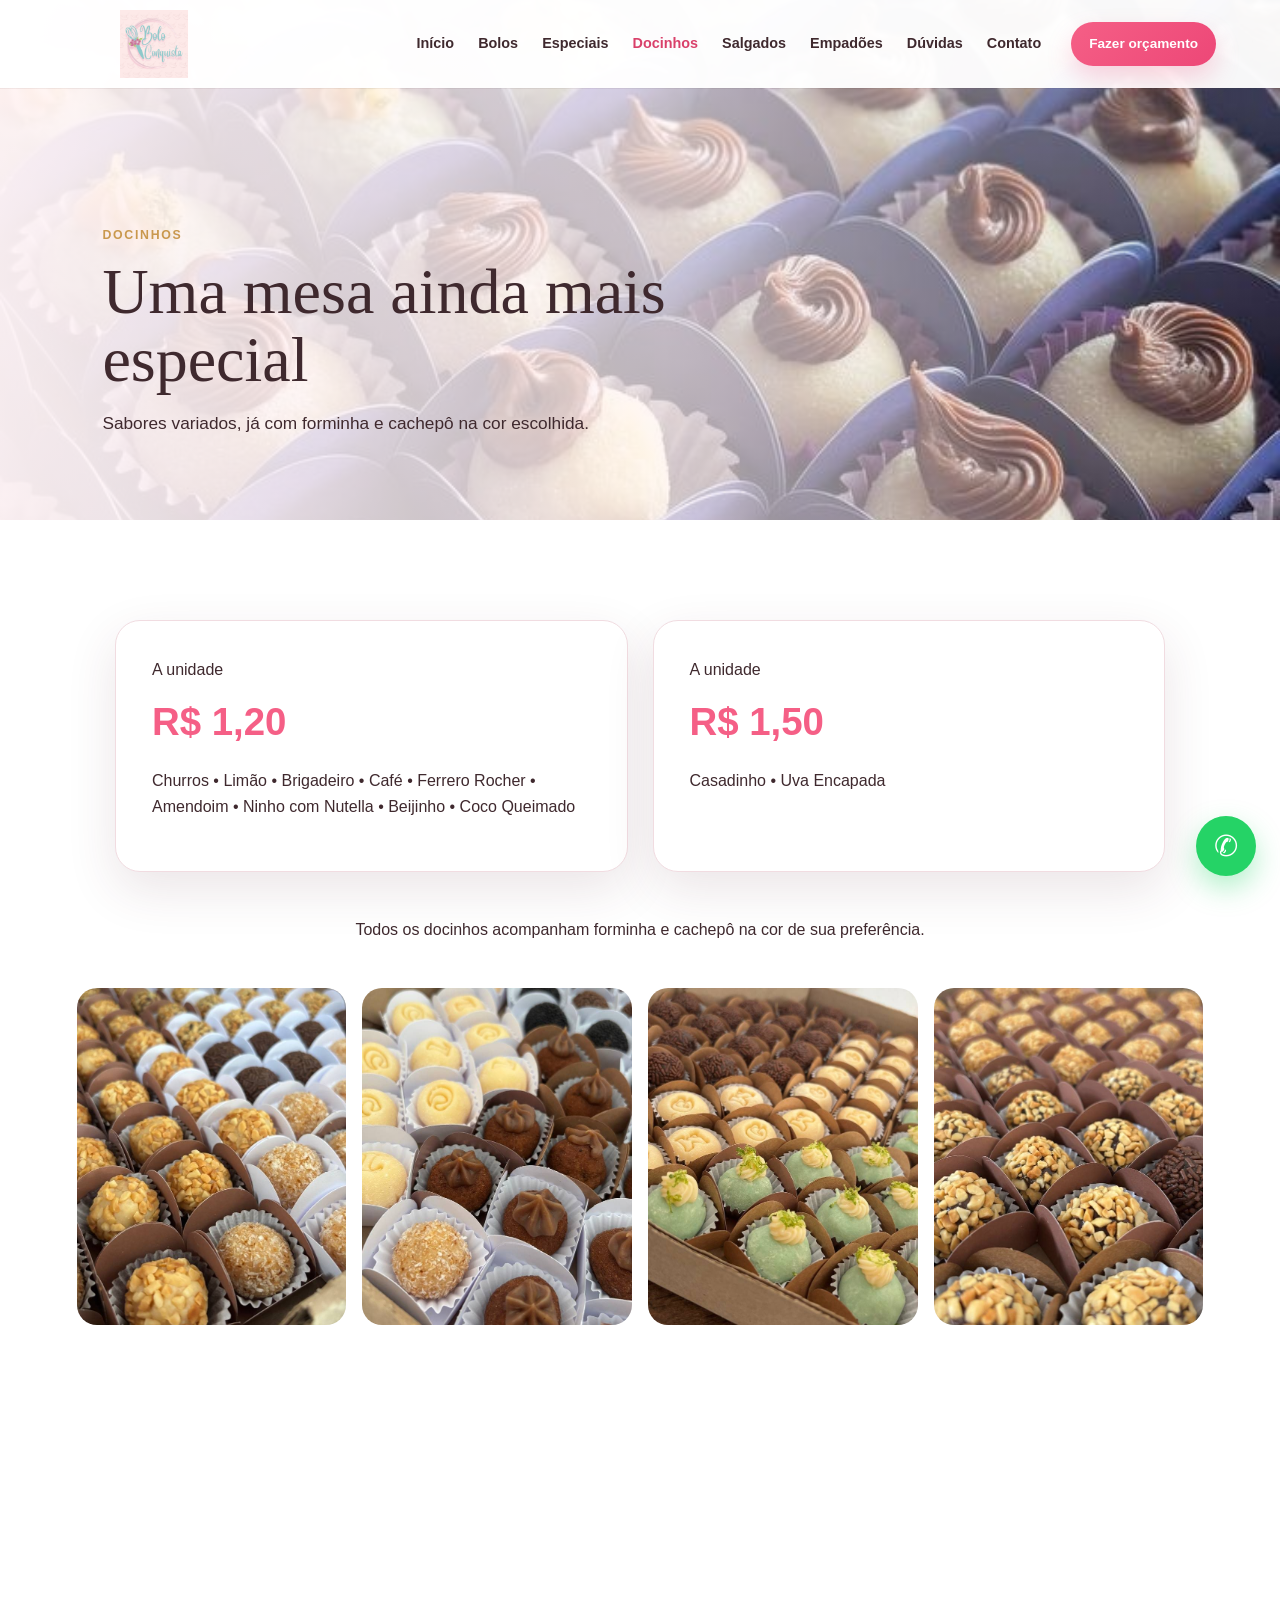
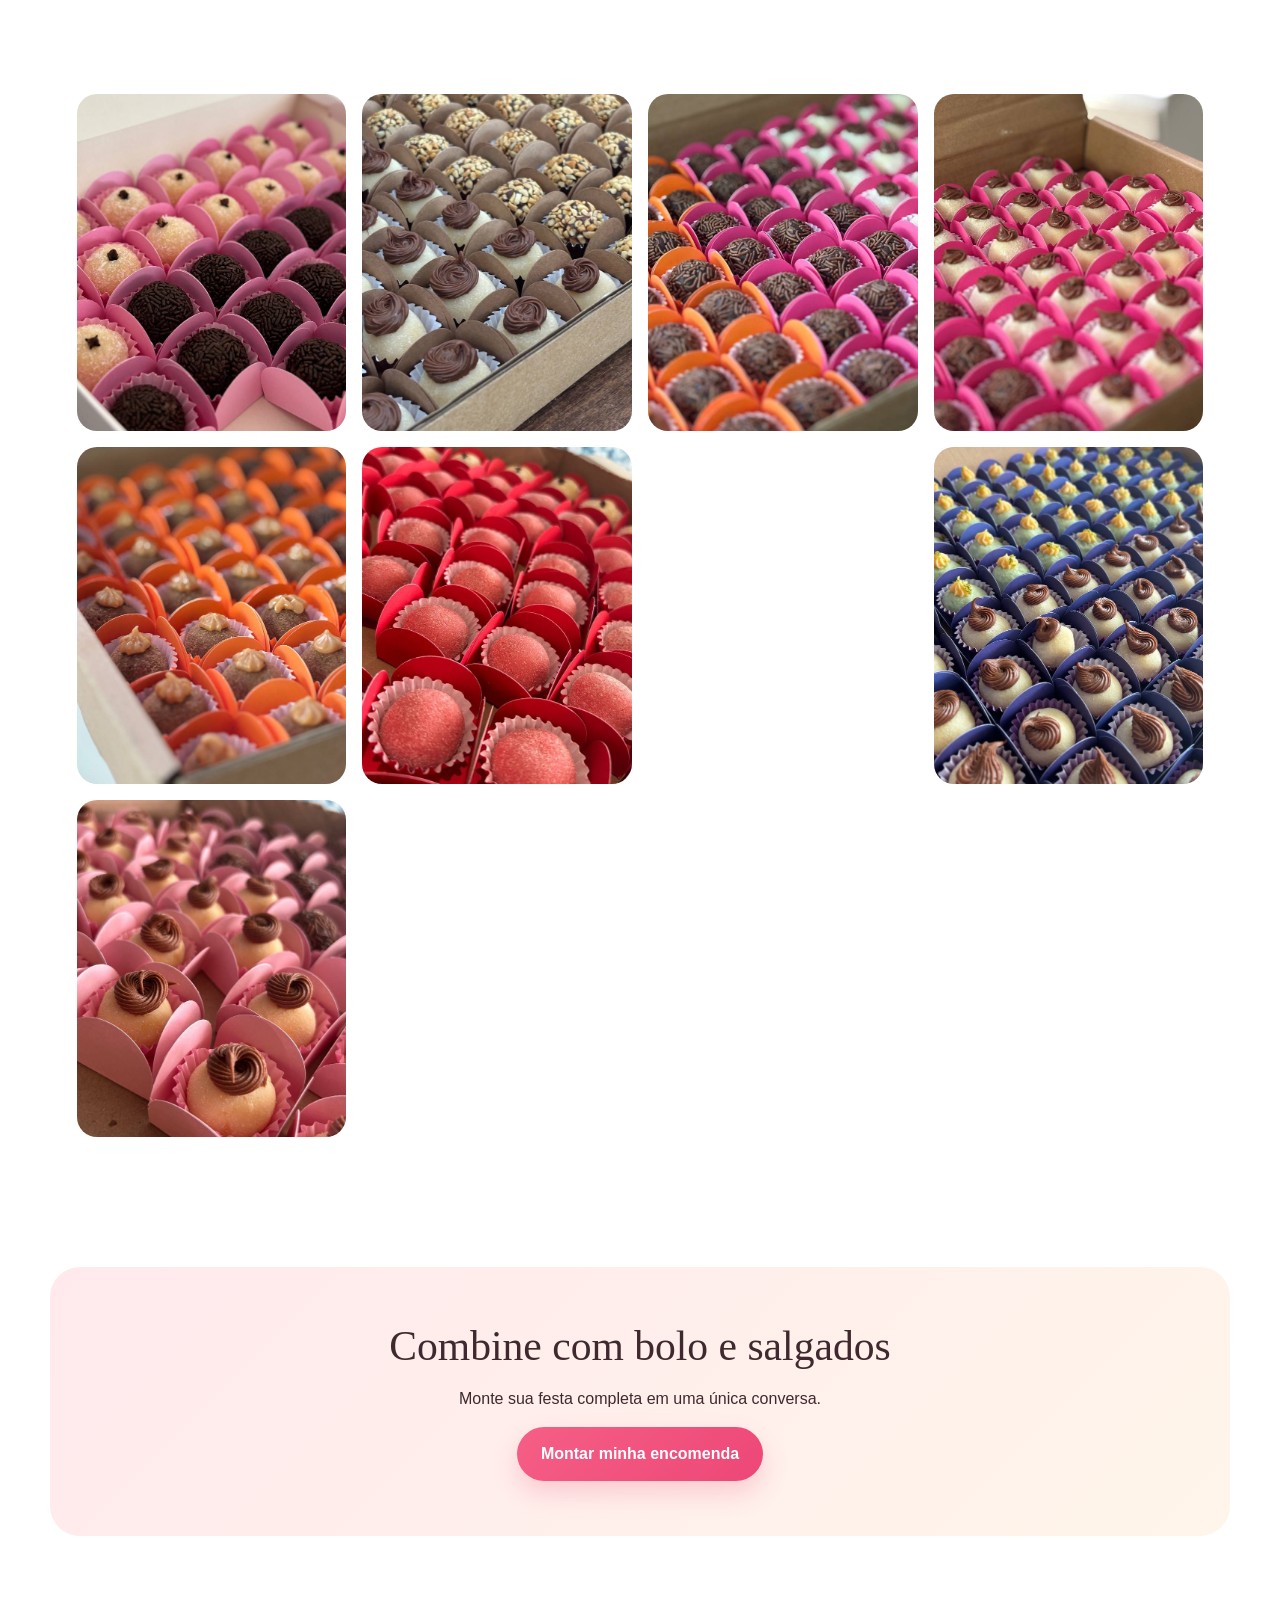
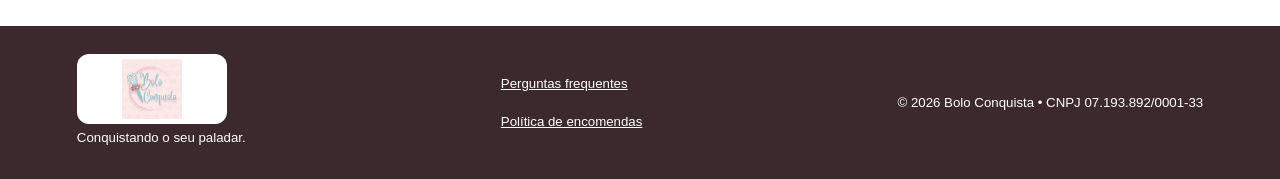
<file: docinhos.html>
<!DOCTYPE html>
<html lang="pt-BR"><head>
<!-- Google tag (gtag.js) -->
<script async src="https://www.googletagmanager.com/gtag/js?id=G-6PX82TX7HZ"></script>
<script>
  window.dataLayer = window.dataLayer || [];
  function gtag(){dataLayer.push(arguments);}
  gtag('js', new Date());
  gtag('config', 'G-6PX82TX7HZ');
</script>
<meta charset="utf-8"/><meta content="width=device-width,initial-scale=1" name="viewport"/><meta content="Docinhos para festas em Ilhéus, com forminha e cachepô personalizados." name="description"/><meta content="#f65b84" name="theme-color"/><title>Docinhos para Festa | Bolo Conquista</title><link href="favicon.png" rel="icon"/><link href="style.css" rel="stylesheet"/><meta content="index,follow,max-image-preview:large" name="robots"/>

<link rel="canonical" href="https://boloconquista.com.br/docinhos.html"/>
<meta property="og:type" content="website"/>
<meta property="og:locale" content="pt_BR"/>
<meta property="og:site_name" content="Bolo Conquista"/>
<meta property="og:title" content="Docinhos para Festas em Ilhéus | Bolo Conquista"/>
<meta property="og:description" content="Docinhos para aniversários, confraternizações e eventos, com forminha e cachepô na cor escolhida."/>
<meta property="og:url" content="https://boloconquista.com.br/docinhos.html"/>
<meta property="og:image" content="https://boloconquista.com.br/og-bolo-conquista.jpg"/>
<meta property="og:image:secure_url" content="https://boloconquista.com.br/og-bolo-conquista.jpg"/>
<meta property="og:image:type" content="image/jpeg"/>
<meta property="og:image:width" content="1200"/>
<meta property="og:image:height" content="630"/>
<meta property="og:image:alt" content="Bolo Conquista — bolos, doces e salgados em Ilhéus"/>
<meta name="twitter:card" content="summary_large_image"/>
<meta name="twitter:title" content="Docinhos para Festas em Ilhéus | Bolo Conquista"/>
<meta name="twitter:description" content="Docinhos para aniversários, confraternizações e eventos, com forminha e cachepô na cor escolhida."/>
<meta name="twitter:image" content="https://boloconquista.com.br/og-bolo-conquista.jpg"/>

</head><body><a class="skip-link" href="#conteudo">Pular para o conteúdo</a><header class="topbar" id="topbar">
<a aria-label="Bolo Conquista - Início" class="brand" href="index.html"><img alt="Logomarca Bolo Conquista" data-content-src="home.logoImage" decoding="async" src="logomarca.jpg"/></a>
<button aria-expanded="false" aria-label="Abrir menu" class="menu-toggle" id="menuToggle">☰</button>
<nav id="nav"><a href="index.html">Início</a><a href="bolos.html">Bolos</a><a href="especiais.html">Especiais</a><a href="docinhos.html">Docinhos</a><a href="salgados.html">Salgados</a><a href="empadoes.html">Empadões</a><a href="faq.html">Dúvidas</a><a href="index.html#contato">Contato</a></nav>
<a class="button button-small desktop-cta" href="https://wa.me/5573999228980?text=Ol%C3%A1%21%20Vim%20pelo%20site%20da%20Bolo%20Conquista%20e%20gostaria%20de%20fazer%20um%20or%C3%A7amento." rel="noopener" target="_blank">Fazer orçamento</a></header><main id="conteudo"><section class="inner-hero"><img alt="Uma mesa ainda mais especial" decoding="async" src="photo_5084975257239621129_y.jpg"/><div class="inner-overlay"></div><div class="inner-content reveal"><span class="eyebrow">Docinhos</span><h1>Uma mesa ainda mais especial</h1><p>Sabores variados, já com forminha e cachepô na cor escolhida.</p></div></section><section class="section"><div class="two-price reveal"><article><span>A unidade</span><strong data-content="sweets.regularPrice">R$ 1,20</strong><p>Churros • Limão • Brigadeiro • Café • Ferrero Rocher • Amendoim • Ninho com Nutella • Beijinho • Coco Queimado</p></article><article><span>A unidade</span><strong data-content="sweets.premiumPrice">R$ 1,50</strong><p>Casadinho • Uva Encapada</p></article></div><div class="note wide-note">Todos os docinhos acompanham forminha e cachepô na cor de sua preferência.</div><div class="catalog-gallery reveal"><button class="gallery-item" data-lightbox="photo_5084975257239621079_y.jpg"><img alt="Docinhos da Bolo Conquista" decoding="async" loading="lazy" src="photo_5084975257239621079_y.jpg"/></button><button class="gallery-item" data-lightbox="photo_5084975257239621080_y.jpg"><img alt="Docinhos da Bolo Conquista" decoding="async" loading="lazy" src="photo_5084975257239621080_y.jpg"/></button><button class="gallery-item" data-lightbox="photo_5084975257239621084_y.jpg"><img alt="Docinhos da Bolo Conquista" decoding="async" loading="lazy" src="photo_5084975257239621084_y.jpg"/></button><button class="gallery-item" data-lightbox="photo_5084975257239621085_y.jpg"><img alt="Docinhos da Bolo Conquista" decoding="async" loading="lazy" src="photo_5084975257239621085_y.jpg"/></button><button class="gallery-item" data-lightbox="photo_5084975257239621086_y.jpg"><img alt="Docinhos da Bolo Conquista" decoding="async" loading="lazy" src="photo_5084975257239621086_y.jpg"/></button><button class="gallery-item" data-lightbox="photo_5084975257239621092_y.jpg"><img alt="Docinhos da Bolo Conquista" decoding="async" loading="lazy" src="photo_5084975257239621092_y.jpg"/></button><button class="gallery-item" data-lightbox="photo_5084975257239621093_y.jpg"><img alt="Docinhos da Bolo Conquista" decoding="async" loading="lazy" src="photo_5084975257239621093_y.jpg"/></button><button class="gallery-item" data-lightbox="photo_5084975257239621094_y.jpg"><img alt="Docinhos da Bolo Conquista" decoding="async" loading="lazy" src="photo_5084975257239621094_y.jpg"/></button><button class="gallery-item" data-lightbox="photo_5084975257239621095_y.jpg"><img alt="Docinhos da Bolo Conquista" decoding="async" loading="lazy" src="photo_5084975257239621095_y.jpg"/></button><button class="gallery-item" data-lightbox="photo_5084975257239621106_y.jpg"><img alt="Docinhos da Bolo Conquista" decoding="async" loading="lazy" src="photo_5084975257239621106_y.jpg"/></button><button class="gallery-item" data-lightbox="photo_5084975257239621112_y.jpg"><img alt="Docinhos da Bolo Conquista" decoding="async" loading="lazy" src="photo_5084975257239621112_y.jpg"/></button><button class="gallery-item" data-lightbox="photo_5084975257239621113_y.jpg"><img alt="Docinhos da Bolo Conquista" decoding="async" loading="lazy" src="photo_5084975257239621113_y.jpg"/></button><button class="gallery-item" data-lightbox="photo_5084975257239621114_y.jpg"><img alt="Docinhos da Bolo Conquista" decoding="async" loading="lazy" src="photo_5084975257239621114_y.jpg"/></button><button class="gallery-item" data-lightbox="photo_5084975257239621127_y.jpg"><img alt="Docinhos da Bolo Conquista" decoding="async" loading="lazy" src="photo_5084975257239621127_y.jpg"/></button><button class="gallery-item" data-lightbox="photo_5084975257239621128_y.jpg"><img alt="Docinhos da Bolo Conquista" decoding="async" loading="lazy" src="photo_5084975257239621128_y.jpg"/></button><button class="gallery-item" data-lightbox="photo_5084975257239621129_y.jpg"><img alt="Docinhos da Bolo Conquista" decoding="async" loading="lazy" src="photo_5084975257239621129_y.jpg"/></button><button class="gallery-item" data-lightbox="photo_5084975257239621130_y.jpg"><img alt="Docinhos da Bolo Conquista" decoding="async" loading="lazy" src="photo_5084975257239621130_y.jpg"/></button><button class="gallery-item" data-lightbox="photo_5084975257239621137_y.jpg"><img alt="Docinhos da Bolo Conquista" decoding="async" loading="lazy" src="photo_5084975257239621137_y.jpg"/></button></div></section><section class="cta-panel"><h2>Combine com bolo e salgados</h2><p>Monte sua festa completa em uma única conversa.</p><a class="button" href="https://wa.me/5573999228980?text=Ol%C3%A1%21%20Gostaria%20de%20montar%20uma%20encomenda%20com%20docinhos%2C%20bolo%20e%20salgados." rel="noopener noreferrer" target="_blank">Montar minha encomenda</a></section></main><footer><div><img alt="Bolo Conquista" data-content-src="home.logoImage" decoding="async" src="logomarca.jpg"/><p>Conquistando o seu paladar.</p></div><div class="footer-links"><a href="faq.html">Perguntas frequentes</a><a href="politica-encomendas.html">Política de encomendas</a></div><p>© <span id="year"></span> Bolo Conquista • CNPJ 07.193.892/0001-33</p></footer>
<a aria-label="Falar no WhatsApp" class="floating-wa" href="https://wa.me/5573999228980?text=Ol%C3%A1%21%20Vim%20pelo%20site%20e%20gostaria%20de%20fazer%20uma%20encomenda." rel="noopener noreferrer" target="_blank">✆</a><script defer="" src="script.js"></script><script defer="" src="content-loader.js"></script></body></html>
</file>
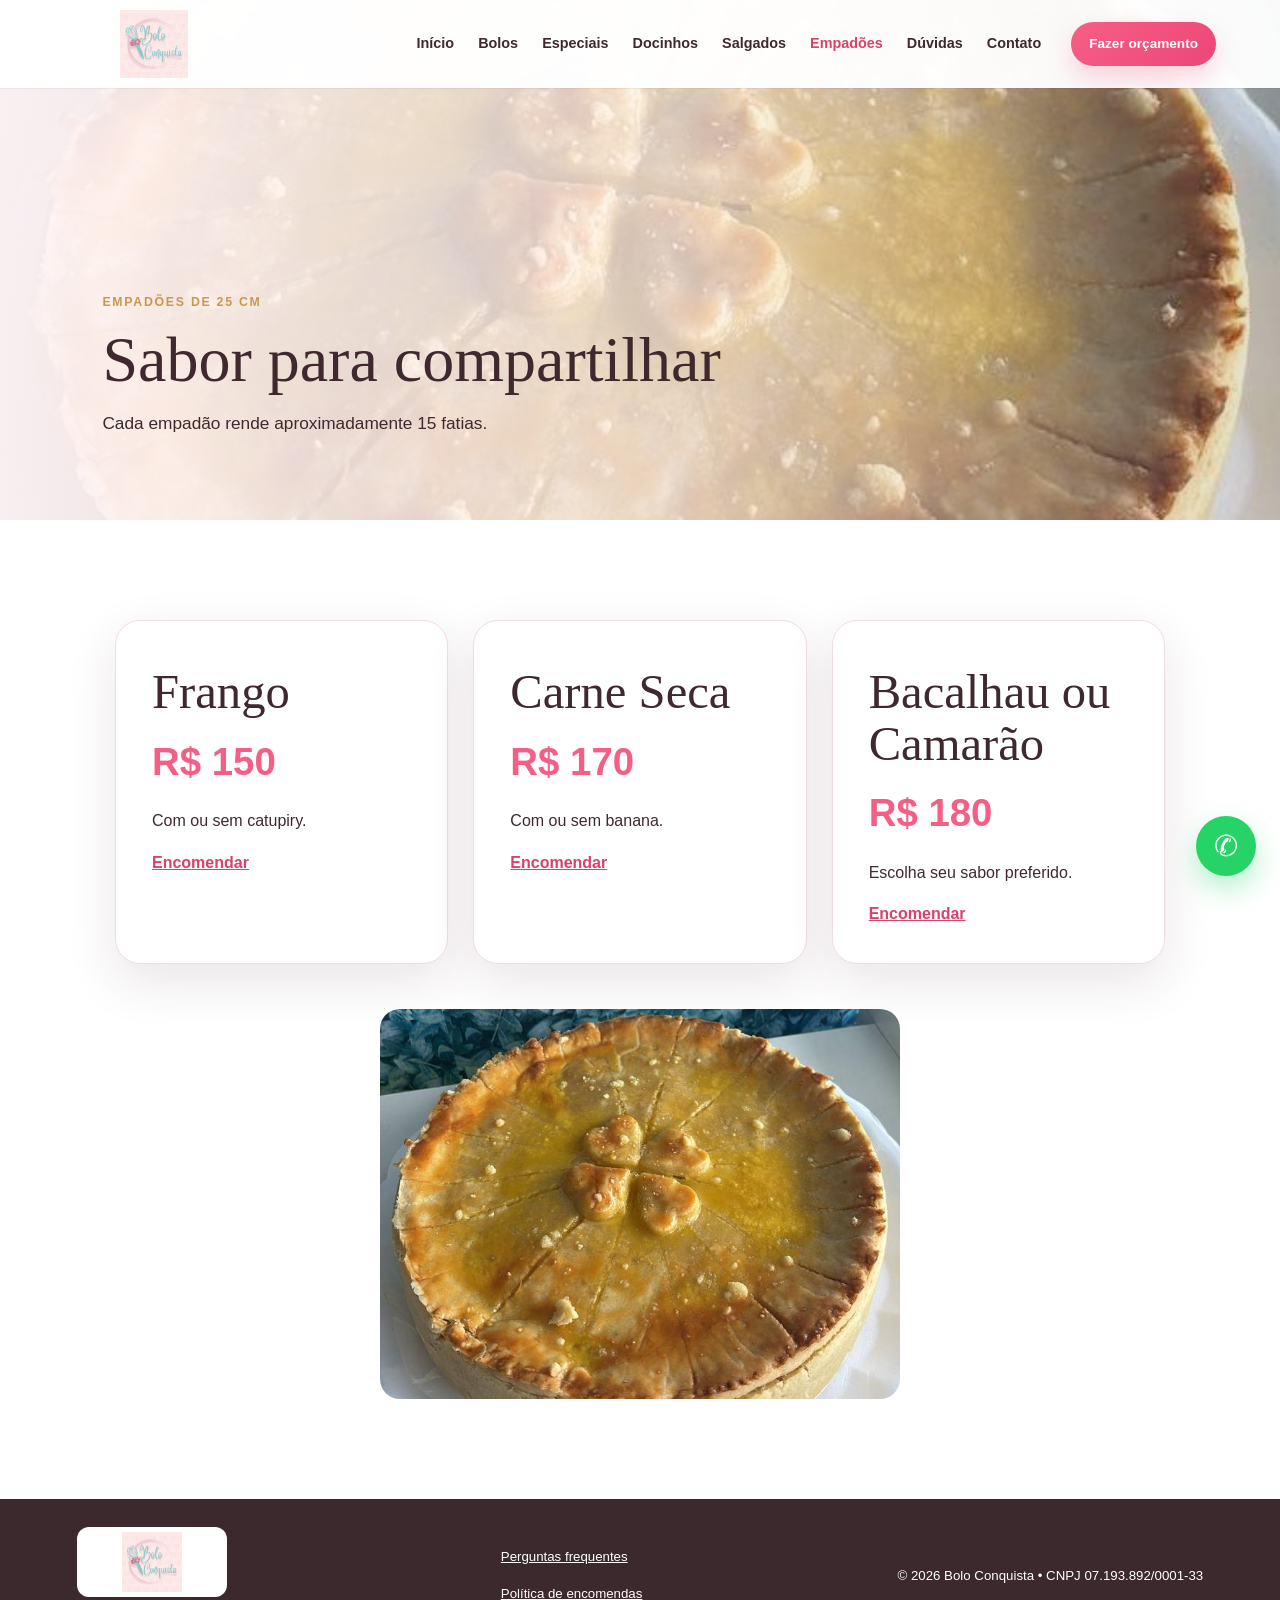
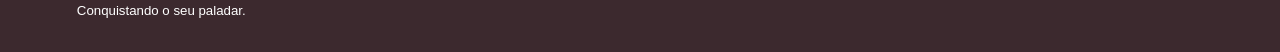
<file: empadoes.html>
<!DOCTYPE html>
<html lang="pt-BR"><head>
<!-- Google tag (gtag.js) -->
<script async src="https://www.googletagmanager.com/gtag/js?id=G-6PX82TX7HZ"></script>
<script>
  window.dataLayer = window.dataLayer || [];
  function gtag(){dataLayer.push(arguments);}
  gtag('js', new Date());
  gtag('config', 'G-6PX82TX7HZ');
</script>
<meta charset="utf-8"/><meta content="width=device-width,initial-scale=1" name="viewport"/><meta content="Empadões de frango, carne seca, bacalhau e camarão em Ilhéus." name="description"/><meta content="#f65b84" name="theme-color"/><title>Empadões | Bolo Conquista</title><link href="favicon.png" rel="icon"/><link href="style.css" rel="stylesheet"/><meta content="index,follow,max-image-preview:large" name="robots"/>

<link rel="canonical" href="https://boloconquista.com.br/empadoes.html"/>
<meta property="og:type" content="website"/>
<meta property="og:locale" content="pt_BR"/>
<meta property="og:site_name" content="Bolo Conquista"/>
<meta property="og:title" content="Empadões Artesanais em Ilhéus | Bolo Conquista"/>
<meta property="og:description" content="Empadões de frango, carne seca, camarão e bacalhau para encomenda em Ilhéus."/>
<meta property="og:url" content="https://boloconquista.com.br/empadoes.html"/>
<meta property="og:image" content="https://boloconquista.com.br/og-bolo-conquista.jpg"/>
<meta property="og:image:secure_url" content="https://boloconquista.com.br/og-bolo-conquista.jpg"/>
<meta property="og:image:type" content="image/jpeg"/>
<meta property="og:image:width" content="1200"/>
<meta property="og:image:height" content="630"/>
<meta property="og:image:alt" content="Bolo Conquista — bolos, doces e salgados em Ilhéus"/>
<meta name="twitter:card" content="summary_large_image"/>
<meta name="twitter:title" content="Empadões Artesanais em Ilhéus | Bolo Conquista"/>
<meta name="twitter:description" content="Empadões de frango, carne seca, camarão e bacalhau para encomenda em Ilhéus."/>
<meta name="twitter:image" content="https://boloconquista.com.br/og-bolo-conquista.jpg"/>

</head><body><a class="skip-link" href="#conteudo">Pular para o conteúdo</a><header class="topbar" id="topbar">
<a aria-label="Bolo Conquista - Início" class="brand" href="index.html"><img alt="Logomarca Bolo Conquista" data-content-src="home.logoImage" decoding="async" src="logomarca.jpg"/></a>
<button aria-expanded="false" aria-label="Abrir menu" class="menu-toggle" id="menuToggle">☰</button>
<nav id="nav"><a href="index.html">Início</a><a href="bolos.html">Bolos</a><a href="especiais.html">Especiais</a><a href="docinhos.html">Docinhos</a><a href="salgados.html">Salgados</a><a href="empadoes.html">Empadões</a><a href="faq.html">Dúvidas</a><a href="index.html#contato">Contato</a></nav>
<a class="button button-small desktop-cta" href="https://wa.me/5573999228980?text=Ol%C3%A1%21%20Vim%20pelo%20site%20da%20Bolo%20Conquista%20e%20gostaria%20de%20fazer%20um%20or%C3%A7amento." rel="noopener" target="_blank">Fazer orçamento</a></header><main id="conteudo"><section class="inner-hero"><img alt="Sabor para compartilhar" decoding="async" src="empadao_destaque.jpg"/><div class="inner-overlay"></div><div class="inner-content reveal"><span class="eyebrow">Empadões de 25 cm</span><h1>Sabor para compartilhar</h1><p>Cada empadão rende aproximadamente 15 fatias.</p></div></section><section class="section"><div class="empadao-list reveal"><article><h2>Frango</h2><strong data-content="pies.chickenPrice">R$ 150</strong><p>Com ou sem catupiry.</p><a href="https://wa.me/5573999228980?text=Ol%C3%A1%21%20Quero%20encomendar%20um%20empad%C3%A3o%20de%20frango%20de%2025%20cm." rel="noopener noreferrer" target="_blank">Encomendar</a></article><article><h2>Carne Seca</h2><strong data-content="pies.driedMeatPrice">R$ 170</strong><p>Com ou sem banana.</p><a href="https://wa.me/5573999228980?text=Ol%C3%A1%21%20Quero%20encomendar%20um%20empad%C3%A3o%20de%20carne%20seca%20de%2025%20cm." rel="noopener noreferrer" target="_blank">Encomendar</a></article><article><h2>Bacalhau ou Camarão</h2><strong data-content="pies.seafoodPrice">R$ 180</strong><p>Escolha seu sabor preferido.</p><a href="https://wa.me/5573999228980?text=Ol%C3%A1%21%20Quero%20encomendar%20um%20empad%C3%A3o%20de%20bacalhau%20ou%20camar%C3%A3o%20de%2025%20cm." rel="noopener noreferrer" target="_blank">Encomendar</a></article></div><div class="catalog-gallery reveal empadao-gallery"><button class="gallery-item single-product-photo" data-lightbox="empadao_destaque.jpg"><img alt="Empadão da Bolo Conquista" data-content-src="pies.image" decoding="async" loading="lazy" src="empadao_destaque.jpg"/></button></div></section></main><footer><div><img alt="Bolo Conquista" data-content-src="home.logoImage" decoding="async" src="logomarca.jpg"/><p>Conquistando o seu paladar.</p></div><div class="footer-links"><a href="faq.html">Perguntas frequentes</a><a href="politica-encomendas.html">Política de encomendas</a></div><p>© <span id="year"></span> Bolo Conquista • CNPJ 07.193.892/0001-33</p></footer>
<a aria-label="Falar no WhatsApp" class="floating-wa" href="https://wa.me/5573999228980?text=Ol%C3%A1%21%20Vim%20pelo%20site%20e%20gostaria%20de%20fazer%20uma%20encomenda." rel="noopener noreferrer" target="_blank">✆</a><script defer="" src="script.js"></script><script defer="" src="content-loader.js"></script></body></html>
</file>
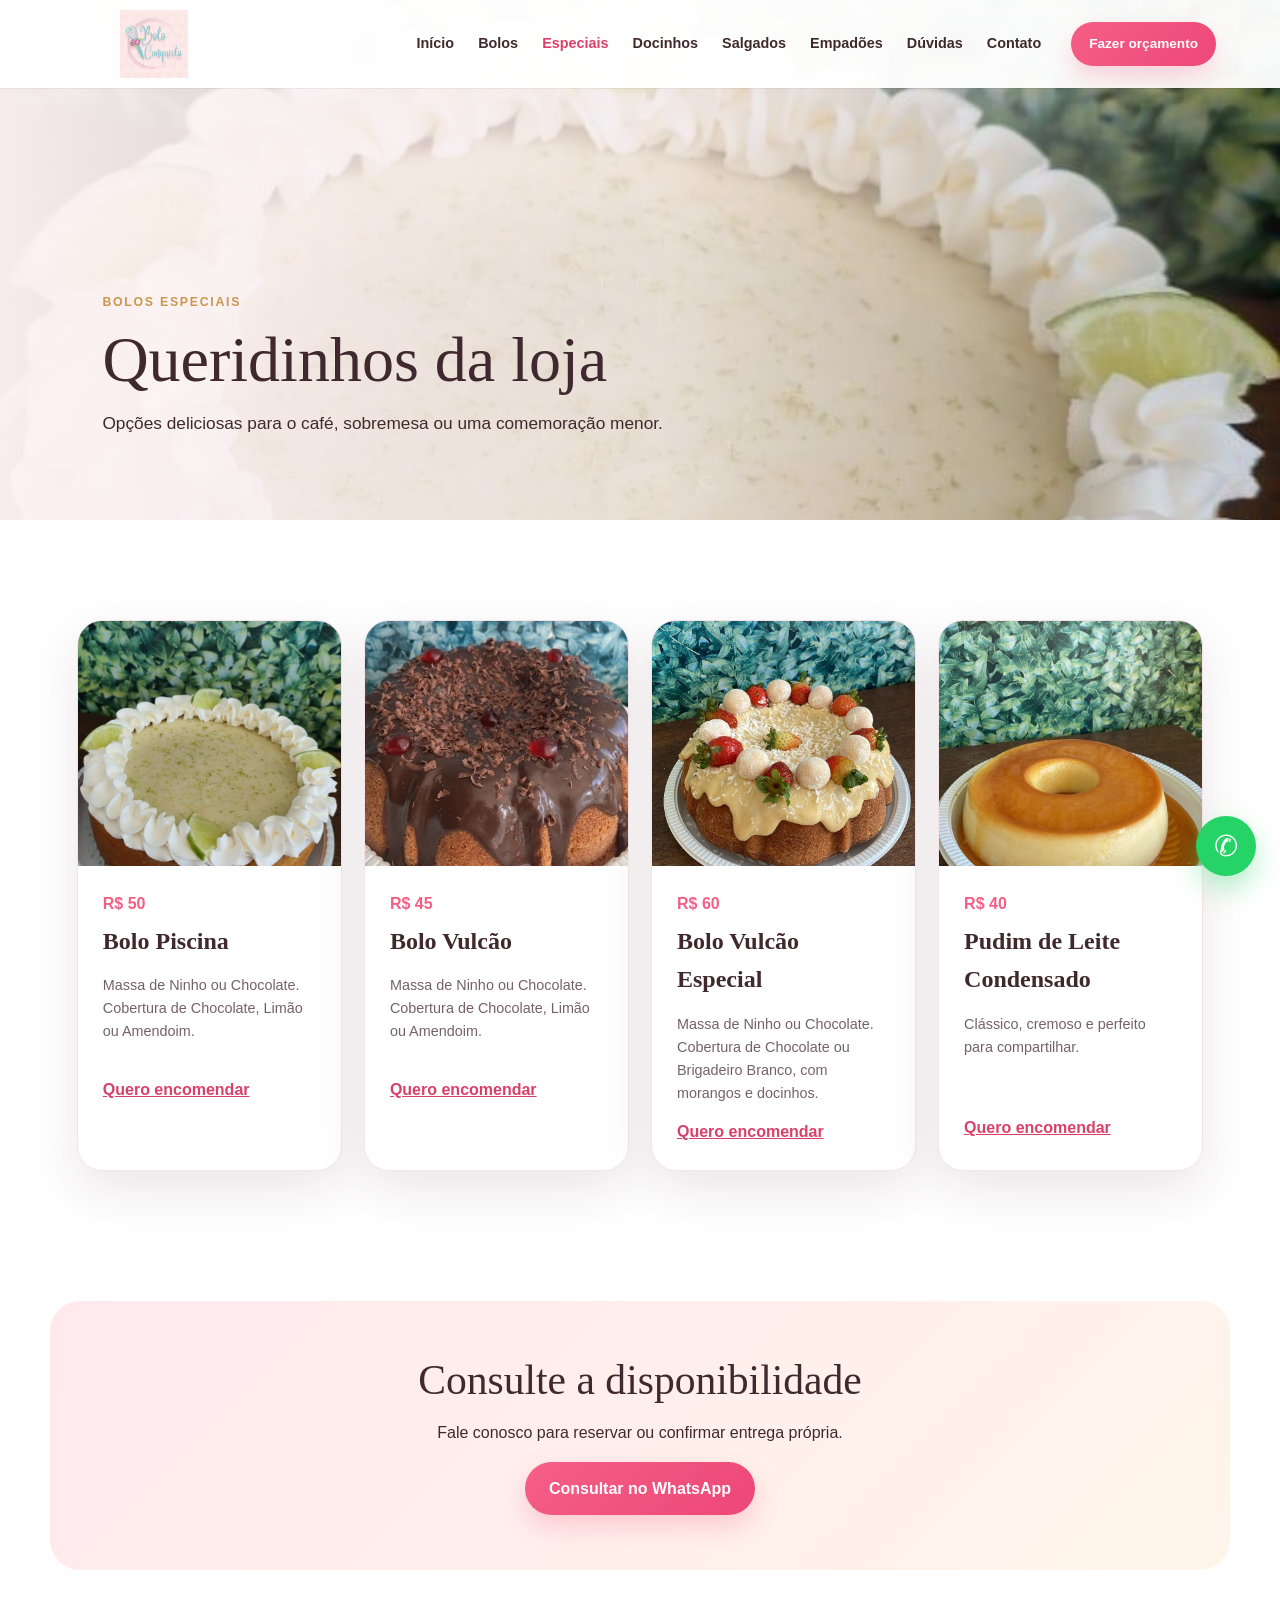
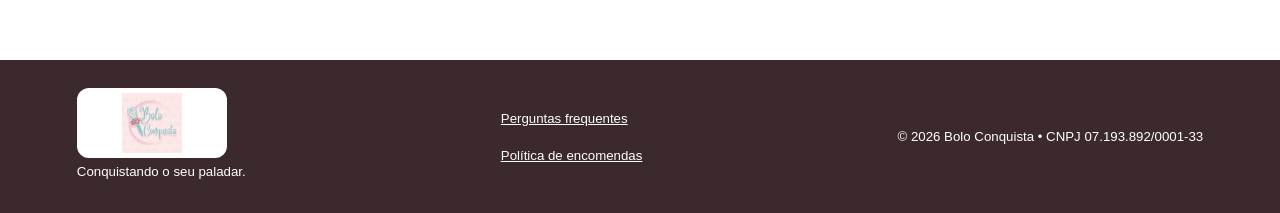
<file: especiais.html>
<!DOCTYPE html>
<html lang="pt-BR"><head>
<!-- Google tag (gtag.js) -->
<script async src="https://www.googletagmanager.com/gtag/js?id=G-6PX82TX7HZ"></script>
<script>
  window.dataLayer = window.dataLayer || [];
  function gtag(){dataLayer.push(arguments);}
  gtag('js', new Date());
  gtag('config', 'G-6PX82TX7HZ');
</script>
<meta charset="utf-8"/><meta content="width=device-width,initial-scale=1" name="viewport"/><meta content="Bolo piscina, vulcão, vulcão especial e pudim em Ilhéus." name="description"/><meta content="#f65b84" name="theme-color"/><title>Bolos Especiais | Bolo Conquista</title><link href="favicon.png" rel="icon"/><link href="style.css" rel="stylesheet"/><meta content="index,follow,max-image-preview:large" name="robots"/>

<link rel="canonical" href="https://boloconquista.com.br/especiais.html"/>
<meta property="og:type" content="website"/>
<meta property="og:locale" content="pt_BR"/>
<meta property="og:site_name" content="Bolo Conquista"/>
<meta property="og:title" content="Bolos Piscina, Vulcão e Pudim | Bolo Conquista"/>
<meta property="og:description" content="Bolos piscina, bolos vulcão, vulcão especial e pudim para encomenda em Ilhéus."/>
<meta property="og:url" content="https://boloconquista.com.br/especiais.html"/>
<meta property="og:image" content="https://boloconquista.com.br/og-bolo-conquista.jpg"/>
<meta property="og:image:secure_url" content="https://boloconquista.com.br/og-bolo-conquista.jpg"/>
<meta property="og:image:type" content="image/jpeg"/>
<meta property="og:image:width" content="1200"/>
<meta property="og:image:height" content="630"/>
<meta property="og:image:alt" content="Bolo Conquista — bolos, doces e salgados em Ilhéus"/>
<meta name="twitter:card" content="summary_large_image"/>
<meta name="twitter:title" content="Bolos Piscina, Vulcão e Pudim | Bolo Conquista"/>
<meta name="twitter:description" content="Bolos piscina, bolos vulcão, vulcão especial e pudim para encomenda em Ilhéus."/>
<meta name="twitter:image" content="https://boloconquista.com.br/og-bolo-conquista.jpg"/>

</head><body><a class="skip-link" href="#conteudo">Pular para o conteúdo</a><header class="topbar" id="topbar">
<a aria-label="Bolo Conquista - Início" class="brand" href="index.html"><img alt="Logomarca Bolo Conquista" data-content-src="home.logoImage" decoding="async" src="logomarca.jpg"/></a>
<button aria-expanded="false" aria-label="Abrir menu" class="menu-toggle" id="menuToggle">☰</button>
<nav id="nav"><a href="index.html">Início</a><a href="bolos.html">Bolos</a><a href="especiais.html">Especiais</a><a href="docinhos.html">Docinhos</a><a href="salgados.html">Salgados</a><a href="empadoes.html">Empadões</a><a href="faq.html">Dúvidas</a><a href="index.html#contato">Contato</a></nav>
<a class="button button-small desktop-cta" href="https://wa.me/5573999228980?text=Ol%C3%A1%21%20Vim%20pelo%20site%20da%20Bolo%20Conquista%20e%20gostaria%20de%20fazer%20um%20or%C3%A7amento." rel="noopener" target="_blank">Fazer orçamento</a></header><main id="conteudo"><section class="inner-hero"><img alt="Queridinhos da loja" decoding="async" src="photo_5084975257239621119_y.jpg"/><div class="inner-overlay"></div><div class="inner-content reveal"><span class="eyebrow">Bolos especiais</span><h1>Queridinhos da loja</h1><p>Opções deliciosas para o café, sobremesa ou uma comemoração menor.</p></div></section><section class="section"><div class="product-grid"><article class="product-card"><img alt="Bolo Piscina" data-content-src="specials.poolImage" decoding="async" src="photo_5084975257239621119_y.jpg"/><div><span class="price" data-content="specials.poolPrice">R$ 50</span><h3>Bolo Piscina</h3><p>Massa de Ninho ou Chocolate. Cobertura de Chocolate, Limão ou Amendoim.</p><a href="https://wa.me/5573999228980?text=Ol%C3%A1%21%20Quero%20encomendar%20Bolo%20Piscina." rel="noopener noreferrer" target="_blank">Quero encomendar</a></div></article><article class="product-card"><img alt="Bolo Vulcão" data-content-src="specials.volcanoImage" decoding="async" src="bolo_vulcao.jpg"/><div><span class="price" data-content="specials.volcanoPrice">R$ 45</span><h3>Bolo Vulcão</h3><p>Massa de Ninho ou Chocolate. Cobertura de Chocolate, Limão ou Amendoim.</p><a href="https://wa.me/5573999228980?text=Ol%C3%A1%21%20Quero%20encomendar%20Bolo%20Vulc%C3%A3o." rel="noopener noreferrer" target="_blank">Quero encomendar</a></div></article><article class="product-card"><img alt="Bolo Vulcão Especial" data-content-src="specials.specialVolcanoImage" decoding="async" src="photo_5084975257239621143_y.jpg"/><div><span class="price" data-content="specials.specialVolcanoPrice">R$ 60</span><h3>Bolo Vulcão Especial</h3><p>Massa de Ninho ou Chocolate. Cobertura de Chocolate ou Brigadeiro Branco, com morangos e docinhos.</p><a href="https://wa.me/5573999228980?text=Ol%C3%A1%21%20Quero%20encomendar%20Bolo%20Vulc%C3%A3o%20Especial." rel="noopener noreferrer" target="_blank">Quero encomendar</a></div></article><article class="product-card"><img alt="Pudim de Leite Condensado" data-content-src="specials.puddingImage" decoding="async" src="photo_5084975257239621121_y.jpg"/><div><span class="price" data-content="specials.puddingPrice">R$ 40</span><h3>Pudim de Leite Condensado</h3><p>Clássico, cremoso e perfeito para compartilhar.</p><a href="https://wa.me/5573999228980?text=Ol%C3%A1%21%20Quero%20encomendar%20Pudim%20de%20Leite%20Condensado." rel="noopener noreferrer" target="_blank">Quero encomendar</a></div></article></div></section><section class="cta-panel"><h2>Consulte a disponibilidade</h2><p>Fale conosco para reservar ou confirmar entrega própria.</p><a class="button" href="https://wa.me/5573999228980?text=Ol%C3%A1%21%20Gostaria%20de%20consultar%20os%20bolos%20especiais%20dispon%C3%ADveis." rel="noopener noreferrer" target="_blank">Consultar no WhatsApp</a></section></main><footer><div><img alt="Bolo Conquista" data-content-src="home.logoImage" decoding="async" src="logomarca.jpg"/><p>Conquistando o seu paladar.</p></div><div class="footer-links"><a href="faq.html">Perguntas frequentes</a><a href="politica-encomendas.html">Política de encomendas</a></div><p>© <span id="year"></span> Bolo Conquista • CNPJ 07.193.892/0001-33</p></footer>
<a aria-label="Falar no WhatsApp" class="floating-wa" href="https://wa.me/5573999228980?text=Ol%C3%A1%21%20Vim%20pelo%20site%20e%20gostaria%20de%20fazer%20uma%20encomenda." rel="noopener noreferrer" target="_blank">✆</a><script defer="" src="script.js"></script><script defer="" src="content-loader.js"></script></body></html>
</file>
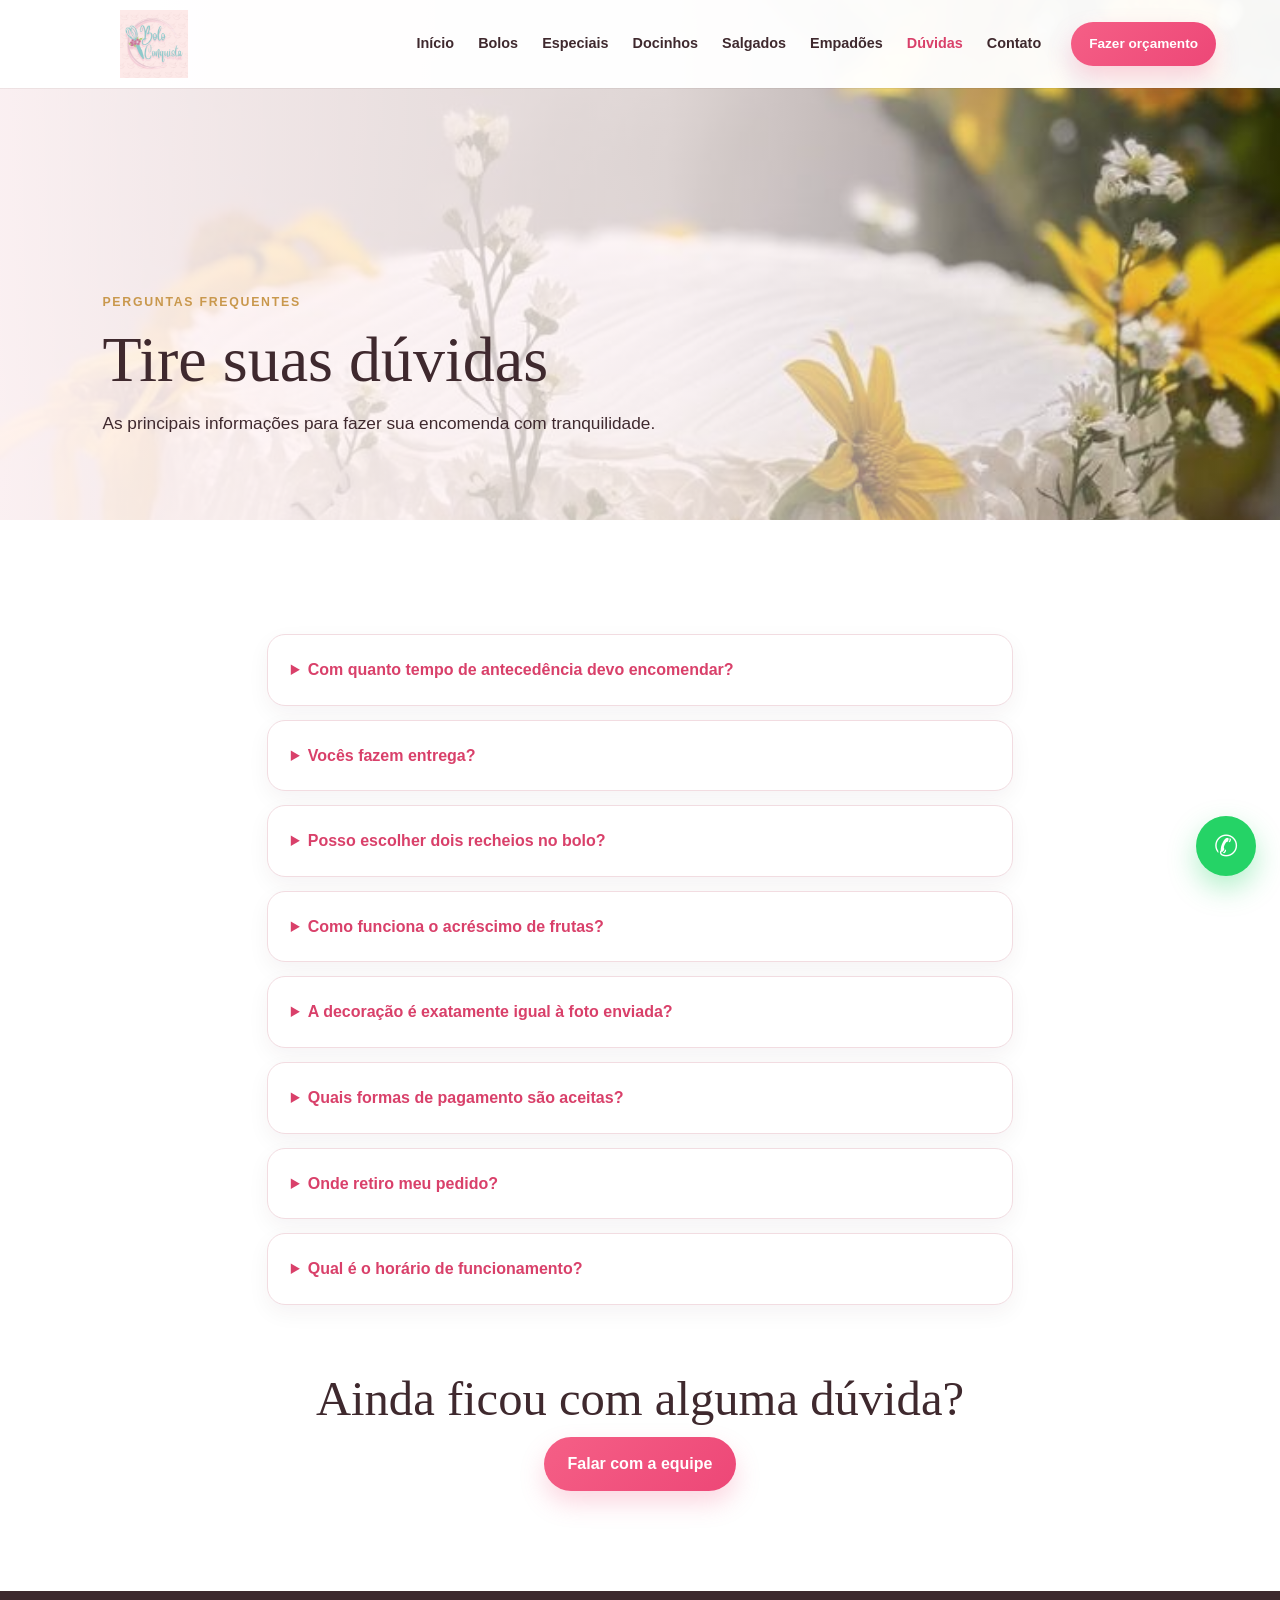
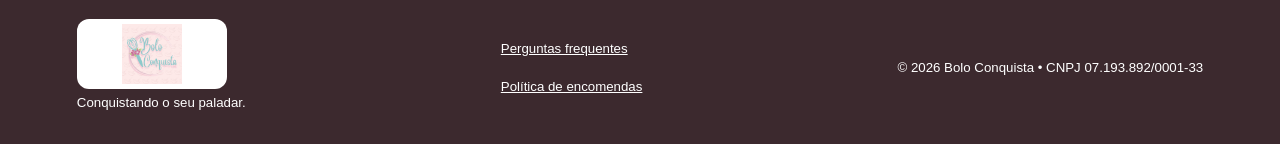
<file: faq.html>
<!DOCTYPE html>
<html lang="pt-BR"><head>
<!-- Google tag (gtag.js) -->
<script async src="https://www.googletagmanager.com/gtag/js?id=G-6PX82TX7HZ"></script>
<script>
  window.dataLayer = window.dataLayer || [];
  function gtag(){dataLayer.push(arguments);}
  gtag('js', new Date());
  gtag('config', 'G-6PX82TX7HZ');
</script>
<meta charset="utf-8"/><meta content="width=device-width,initial-scale=1" name="viewport"/><meta content="Dúvidas sobre encomendas, entrega, retirada, recheios e pagamento." name="description"/><meta content="#f65b84" name="theme-color"/><title>Perguntas Frequentes | Bolo Conquista</title><link href="favicon.png" rel="icon"/><link href="style.css" rel="stylesheet"/><meta content="index,follow,max-image-preview:large" name="robots"/>

<link rel="canonical" href="https://boloconquista.com.br/faq.html"/>
<meta property="og:type" content="website"/>
<meta property="og:locale" content="pt_BR"/>
<meta property="og:site_name" content="Bolo Conquista"/>
<meta property="og:title" content="Dúvidas Frequentes | Bolo Conquista"/>
<meta property="og:description" content="Veja informações sobre encomendas, entrega, retirada, pagamento e personalização dos produtos."/>
<meta property="og:url" content="https://boloconquista.com.br/faq.html"/>
<meta property="og:image" content="https://boloconquista.com.br/og-bolo-conquista.jpg"/>
<meta property="og:image:secure_url" content="https://boloconquista.com.br/og-bolo-conquista.jpg"/>
<meta property="og:image:type" content="image/jpeg"/>
<meta property="og:image:width" content="1200"/>
<meta property="og:image:height" content="630"/>
<meta property="og:image:alt" content="Bolo Conquista — bolos, doces e salgados em Ilhéus"/>
<meta name="twitter:card" content="summary_large_image"/>
<meta name="twitter:title" content="Dúvidas Frequentes | Bolo Conquista"/>
<meta name="twitter:description" content="Veja informações sobre encomendas, entrega, retirada, pagamento e personalização dos produtos."/>
<meta name="twitter:image" content="https://boloconquista.com.br/og-bolo-conquista.jpg"/>

</head><body><a class="skip-link" href="#conteudo">Pular para o conteúdo</a><header class="topbar" id="topbar">
<a aria-label="Bolo Conquista - Início" class="brand" href="index.html"><img alt="Logomarca Bolo Conquista" data-content-src="home.logoImage" decoding="async" src="logomarca.jpg"/></a>
<button aria-expanded="false" aria-label="Abrir menu" class="menu-toggle" id="menuToggle">☰</button>
<nav id="nav"><a href="index.html">Início</a><a href="bolos.html">Bolos</a><a href="especiais.html">Especiais</a><a href="docinhos.html">Docinhos</a><a href="salgados.html">Salgados</a><a href="empadoes.html">Empadões</a><a href="faq.html">Dúvidas</a><a href="index.html#contato">Contato</a></nav>
<a class="button button-small desktop-cta" href="https://wa.me/5573999228980?text=Ol%C3%A1%21%20Vim%20pelo%20site%20da%20Bolo%20Conquista%20e%20gostaria%20de%20fazer%20um%20or%C3%A7amento." rel="noopener" target="_blank">Fazer orçamento</a></header><main id="conteudo"><section class="inner-hero"><img alt="Tire suas dúvidas" decoding="async" src="photo_5084975257239621139_y.jpg"/><div class="inner-overlay"></div><div class="inner-content reveal"><span class="eyebrow">Perguntas frequentes</span><h1>Tire suas dúvidas</h1><p>As principais informações para fazer sua encomenda com tranquilidade.</p></div></section><section class="section faq-list"><details class="reveal"><summary>Com quanto tempo de antecedência devo encomendar?</summary><p>A disponibilidade depende da data, do produto e da complexidade da decoração. Entre em contato o quanto antes para confirmar a agenda.</p></details><details class="reveal"><summary>Vocês fazem entrega?</summary><p>Sim. Temos entrega própria. A taxa e a disponibilidade são consultadas conforme o endereço e o horário.</p></details><details class="reveal"><summary>Posso escolher dois recheios no bolo?</summary><p>Sim. Os bolos confeitados podem ter até dois recheios.</p></details><details class="reveal"><summary>Como funciona o acréscimo de frutas?</summary><p>Pêssego, Morango e Ameixa têm acréscimo de R$ 10 no tamanho P e R$ 20 nos tamanhos M e G.</p></details><details class="reveal"><summary>A decoração é exatamente igual à foto enviada?</summary><p>A referência orienta a produção. Cores, elementos e acabamento podem ter pequenas diferenças por se tratar de um trabalho artesanal e pela disponibilidade dos itens.</p></details><details class="reveal"><summary>Quais formas de pagamento são aceitas?</summary><p>Aceitamos Pix, cartão e dinheiro.</p></details><details class="reveal"><summary>Onde retiro meu pedido?</summary><p>Na Avenida Osvaldo Cruz, 680, Cidade Nova, Ilhéus–BA. Há espaço para uma parada rápida em frente à loja.</p></details><details class="reveal"><summary>Qual é o horário de funcionamento?</summary><p>De segunda a sábado, das 7h às 19h30.</p></details><div class="faq-contact"><h2>Ainda ficou com alguma dúvida?</h2><a class="button" href="https://wa.me/5573999228980?text=Ol%C3%A1%21%20Li%20as%20informa%C3%A7%C3%B5es%20do%20site%20e%20ainda%20tenho%20uma%20d%C3%BAvida%20sobre%20minha%20encomenda." rel="noopener noreferrer" target="_blank">Falar com a equipe</a></div></section></main><footer><div><img alt="Bolo Conquista" data-content-src="home.logoImage" decoding="async" src="logomarca.jpg"/><p>Conquistando o seu paladar.</p></div><div class="footer-links"><a href="faq.html">Perguntas frequentes</a><a href="politica-encomendas.html">Política de encomendas</a></div><p>© <span id="year"></span> Bolo Conquista • CNPJ 07.193.892/0001-33</p></footer>
<a aria-label="Falar no WhatsApp" class="floating-wa" href="https://wa.me/5573999228980?text=Ol%C3%A1%21%20Vim%20pelo%20site%20e%20gostaria%20de%20fazer%20uma%20encomenda." rel="noopener noreferrer" target="_blank">✆</a><script defer="" src="script.js"></script><script defer="" src="content-loader.js"></script></body></html>
</file>
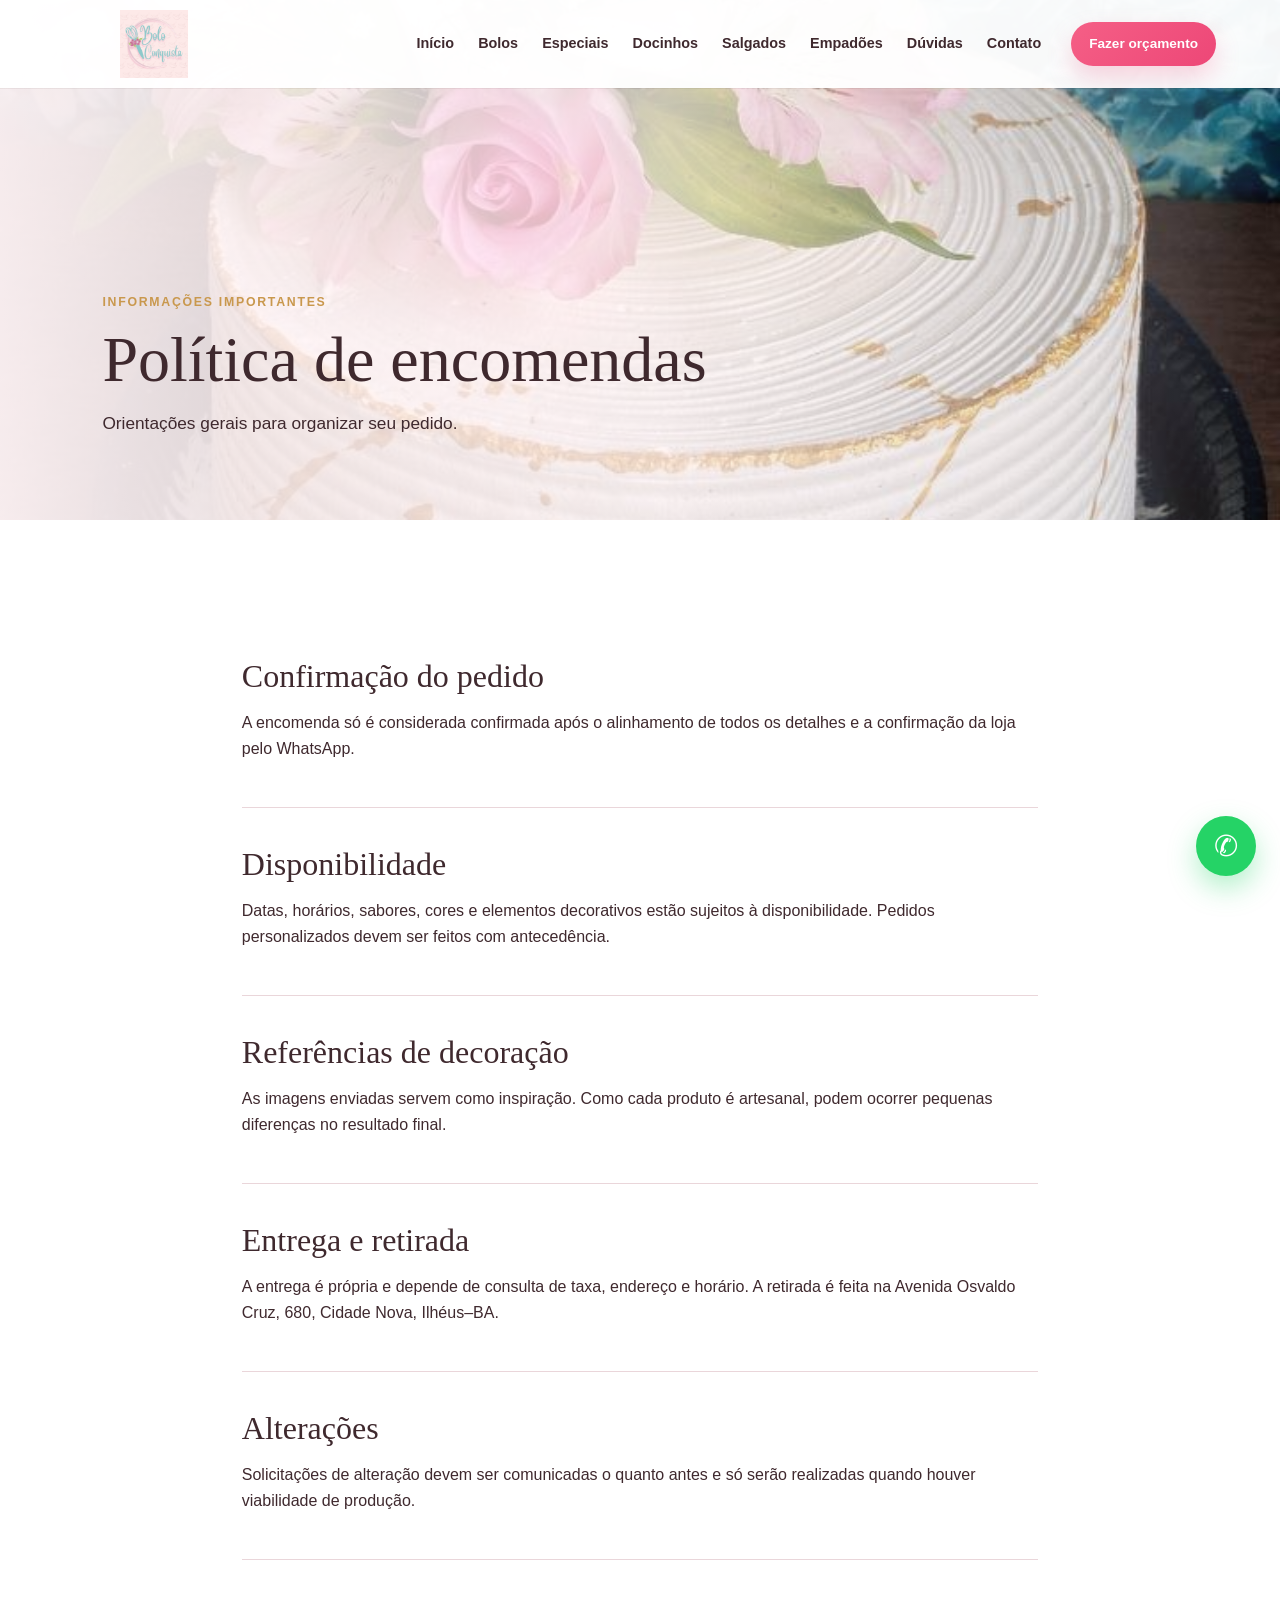
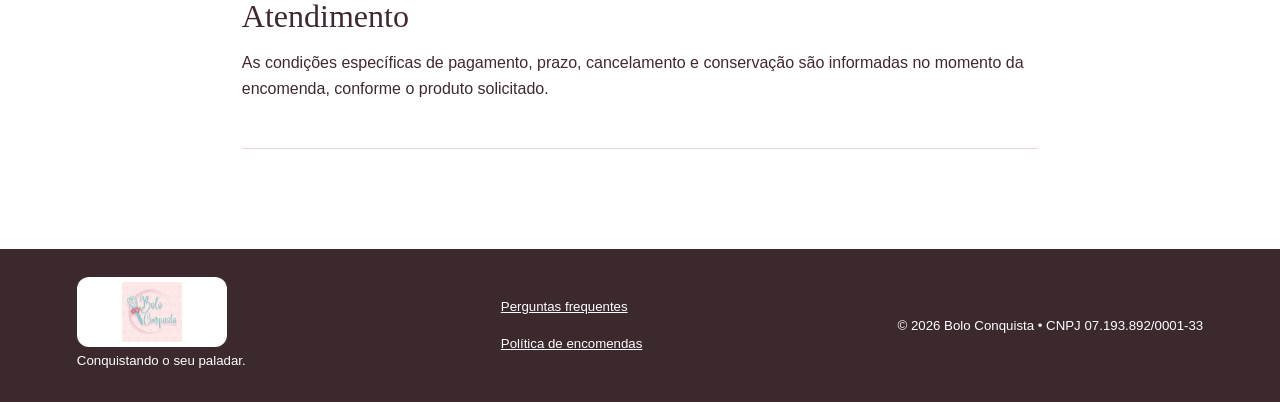
<file: politica-encomendas.html>
<!DOCTYPE html>
<html lang="pt-BR"><head>
<!-- Google tag (gtag.js) -->
<script async src="https://www.googletagmanager.com/gtag/js?id=G-6PX82TX7HZ"></script>
<script>
  window.dataLayer = window.dataLayer || [];
  function gtag(){dataLayer.push(arguments);}
  gtag('js', new Date());
  gtag('config', 'G-6PX82TX7HZ');
</script>
<meta charset="utf-8"/><meta content="width=device-width,initial-scale=1" name="viewport"/><meta content="Orientações gerais para encomendas, entrega e retirada na Bolo Conquista." name="description"/><meta content="#f65b84" name="theme-color"/><title>Política de Encomendas | Bolo Conquista</title><link href="favicon.png" rel="icon"/><link href="style.css" rel="stylesheet"/><meta content="index,follow,max-image-preview:large" name="robots"/>

<link rel="canonical" href="https://boloconquista.com.br/politica-encomendas.html"/>
<meta property="og:type" content="website"/>
<meta property="og:locale" content="pt_BR"/>
<meta property="og:site_name" content="Bolo Conquista"/>
<meta property="og:title" content="Política de Encomendas | Bolo Conquista"/>
<meta property="og:description" content="Consulte as orientações da Bolo Conquista sobre encomendas, pagamentos, retirada e entrega."/>
<meta property="og:url" content="https://boloconquista.com.br/politica-encomendas.html"/>
<meta property="og:image" content="https://boloconquista.com.br/og-bolo-conquista.jpg"/>
<meta property="og:image:secure_url" content="https://boloconquista.com.br/og-bolo-conquista.jpg"/>
<meta property="og:image:type" content="image/jpeg"/>
<meta property="og:image:width" content="1200"/>
<meta property="og:image:height" content="630"/>
<meta property="og:image:alt" content="Bolo Conquista — bolos, doces e salgados em Ilhéus"/>
<meta name="twitter:card" content="summary_large_image"/>
<meta name="twitter:title" content="Política de Encomendas | Bolo Conquista"/>
<meta name="twitter:description" content="Consulte as orientações da Bolo Conquista sobre encomendas, pagamentos, retirada e entrega."/>
<meta name="twitter:image" content="https://boloconquista.com.br/og-bolo-conquista.jpg"/>

</head><body><a class="skip-link" href="#conteudo">Pular para o conteúdo</a><header class="topbar" id="topbar">
<a aria-label="Bolo Conquista - Início" class="brand" href="index.html"><img alt="Logomarca Bolo Conquista" data-content-src="home.logoImage" decoding="async" src="logomarca.jpg"/></a>
<button aria-expanded="false" aria-label="Abrir menu" class="menu-toggle" id="menuToggle">☰</button>
<nav id="nav"><a href="index.html">Início</a><a href="bolos.html">Bolos</a><a href="especiais.html">Especiais</a><a href="docinhos.html">Docinhos</a><a href="salgados.html">Salgados</a><a href="empadoes.html">Empadões</a><a href="faq.html">Dúvidas</a><a href="index.html#contato">Contato</a></nav>
<a class="button button-small desktop-cta" href="https://wa.me/5573999228980?text=Ol%C3%A1%21%20Vim%20pelo%20site%20da%20Bolo%20Conquista%20e%20gostaria%20de%20fazer%20um%20or%C3%A7amento." rel="noopener" target="_blank">Fazer orçamento</a></header><main id="conteudo"><section class="inner-hero"><img alt="Política de encomendas" decoding="async" src="photo_5084975257239621141_y.jpg"/><div class="inner-overlay"></div><div class="inner-content reveal"><span class="eyebrow">Informações importantes</span><h1>Política de encomendas</h1><p>Orientações gerais para organizar seu pedido.</p></div></section><section class="section policy"><article><h2>Confirmação do pedido</h2><p>A encomenda só é considerada confirmada após o alinhamento de todos os detalhes e a confirmação da loja pelo WhatsApp.</p></article><article><h2>Disponibilidade</h2><p>Datas, horários, sabores, cores e elementos decorativos estão sujeitos à disponibilidade. Pedidos personalizados devem ser feitos com antecedência.</p></article><article><h2>Referências de decoração</h2><p>As imagens enviadas servem como inspiração. Como cada produto é artesanal, podem ocorrer pequenas diferenças no resultado final.</p></article><article><h2>Entrega e retirada</h2><p>A entrega é própria e depende de consulta de taxa, endereço e horário. A retirada é feita na Avenida Osvaldo Cruz, 680, Cidade Nova, Ilhéus–BA.</p></article><article><h2>Alterações</h2><p>Solicitações de alteração devem ser comunicadas o quanto antes e só serão realizadas quando houver viabilidade de produção.</p></article><article><h2>Atendimento</h2><p>As condições específicas de pagamento, prazo, cancelamento e conservação são informadas no momento da encomenda, conforme o produto solicitado.</p></article></section></main><footer><div><img alt="Bolo Conquista" data-content-src="home.logoImage" decoding="async" src="logomarca.jpg"/><p>Conquistando o seu paladar.</p></div><div class="footer-links"><a href="faq.html">Perguntas frequentes</a><a href="politica-encomendas.html">Política de encomendas</a></div><p>© <span id="year"></span> Bolo Conquista • CNPJ 07.193.892/0001-33</p></footer>
<a aria-label="Falar no WhatsApp" class="floating-wa" href="https://wa.me/5573999228980?text=Ol%C3%A1%21%20Vim%20pelo%20site%20e%20gostaria%20de%20fazer%20uma%20encomenda." rel="noopener noreferrer" target="_blank">✆</a><script defer="" src="script.js"></script><script defer="" src="content-loader.js"></script></body></html>
</file>
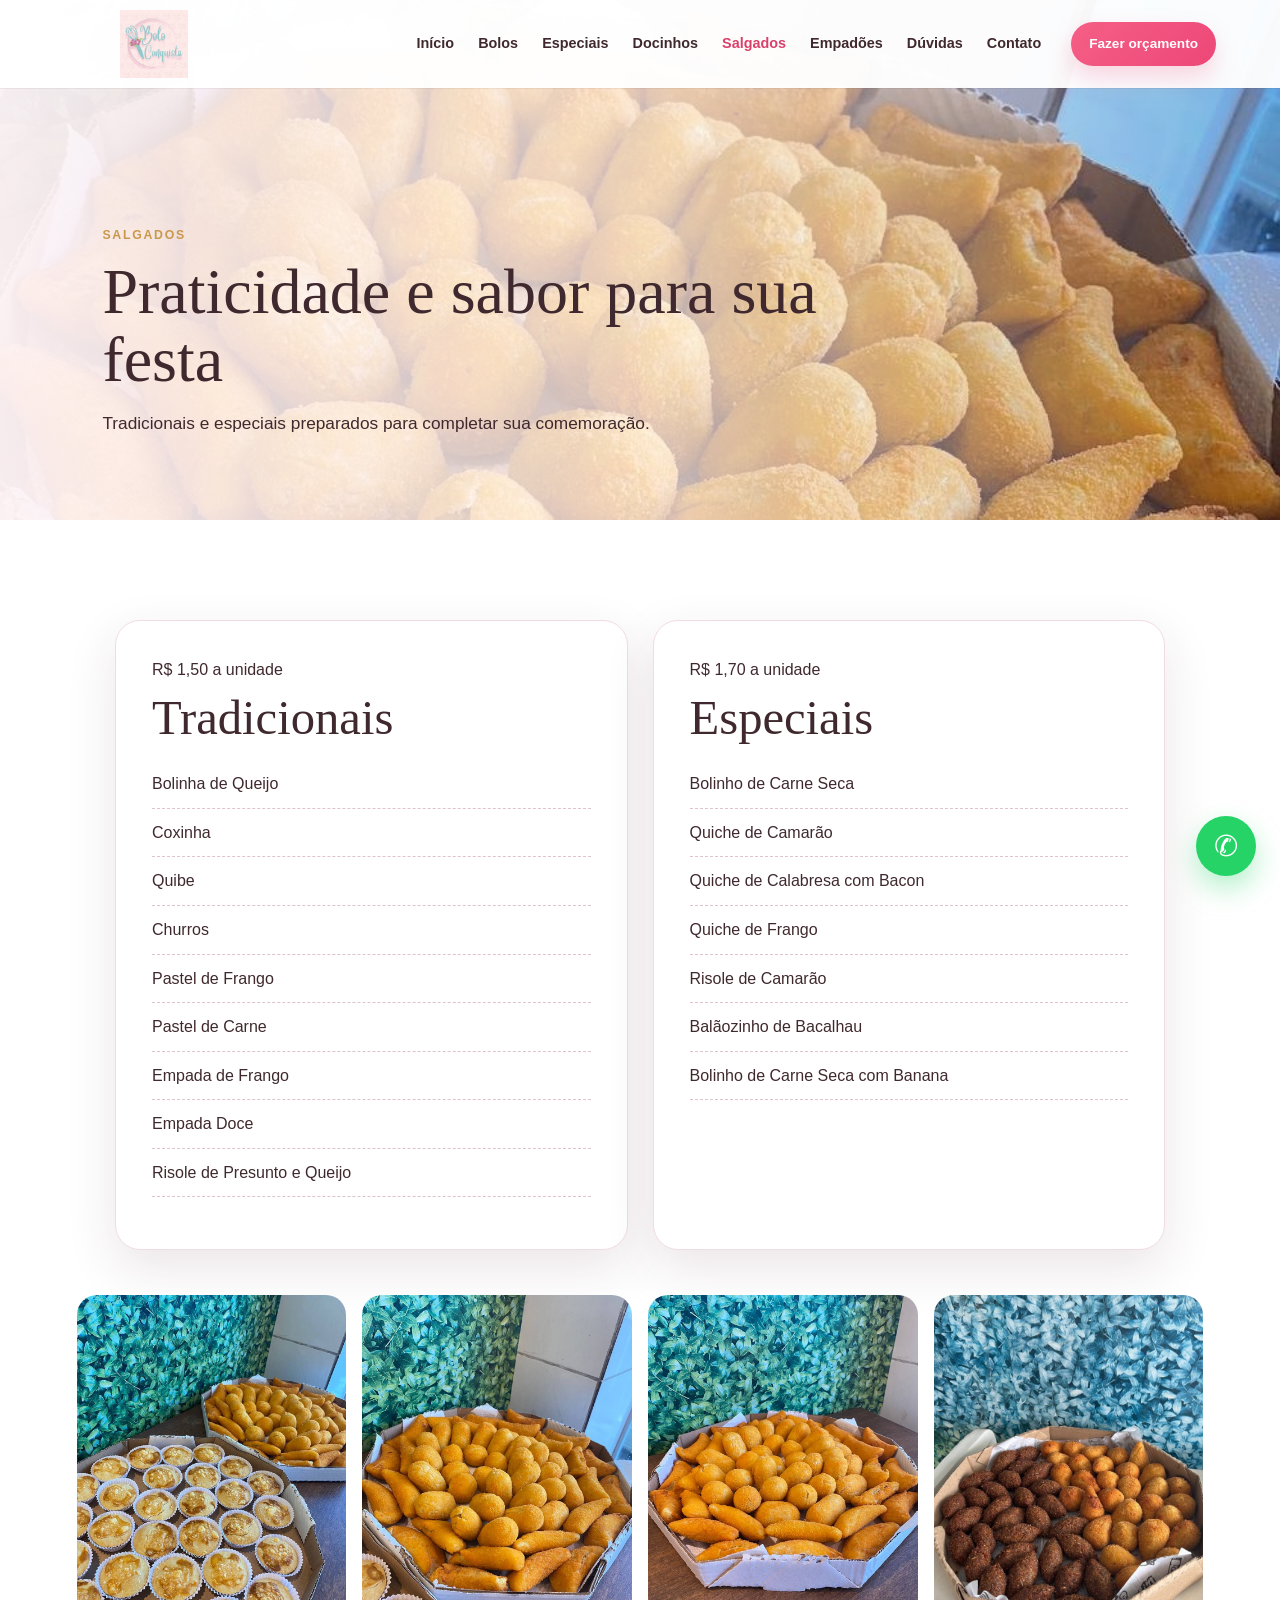
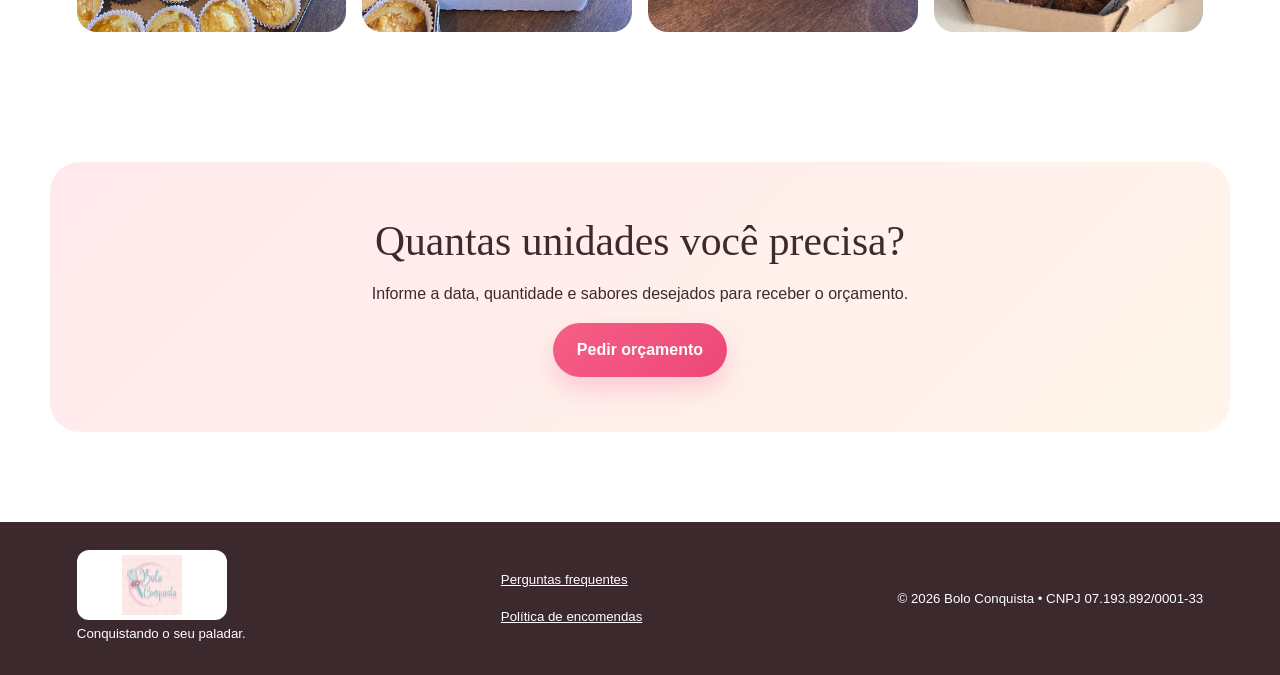
<file: salgados.html>
<!DOCTYPE html>
<html lang="pt-BR"><head>
<!-- Google tag (gtag.js) -->
<script async src="https://www.googletagmanager.com/gtag/js?id=G-6PX82TX7HZ"></script>
<script>
  window.dataLayer = window.dataLayer || [];
  function gtag(){dataLayer.push(arguments);}
  gtag('js', new Date());
  gtag('config', 'G-6PX82TX7HZ');
</script>
<meta charset="utf-8"/><meta content="width=device-width,initial-scale=1" name="viewport"/><meta content="Salgados tradicionais e especiais para festas e eventos em Ilhéus." name="description"/><meta content="#f65b84" name="theme-color"/><title>Salgados para Festa | Bolo Conquista</title><link href="favicon.png" rel="icon"/><link href="style.css" rel="stylesheet"/><meta content="index,follow,max-image-preview:large" name="robots"/>

<link rel="canonical" href="https://boloconquista.com.br/salgados.html"/>
<meta property="og:type" content="website"/>
<meta property="og:locale" content="pt_BR"/>
<meta property="og:site_name" content="Bolo Conquista"/>
<meta property="og:title" content="Salgados para Festas em Ilhéus | Bolo Conquista"/>
<meta property="og:description" content="Salgados tradicionais e especiais para completar sua festa ou confraternização em Ilhéus."/>
<meta property="og:url" content="https://boloconquista.com.br/salgados.html"/>
<meta property="og:image" content="https://boloconquista.com.br/og-bolo-conquista.jpg"/>
<meta property="og:image:secure_url" content="https://boloconquista.com.br/og-bolo-conquista.jpg"/>
<meta property="og:image:type" content="image/jpeg"/>
<meta property="og:image:width" content="1200"/>
<meta property="og:image:height" content="630"/>
<meta property="og:image:alt" content="Bolo Conquista — bolos, doces e salgados em Ilhéus"/>
<meta name="twitter:card" content="summary_large_image"/>
<meta name="twitter:title" content="Salgados para Festas em Ilhéus | Bolo Conquista"/>
<meta name="twitter:description" content="Salgados tradicionais e especiais para completar sua festa ou confraternização em Ilhéus."/>
<meta name="twitter:image" content="https://boloconquista.com.br/og-bolo-conquista.jpg"/>

</head><body><a class="skip-link" href="#conteudo">Pular para o conteúdo</a><header class="topbar" id="topbar">
<a aria-label="Bolo Conquista - Início" class="brand" href="index.html"><img alt="Logomarca Bolo Conquista" data-content-src="home.logoImage" decoding="async" src="logomarca.jpg"/></a>
<button aria-expanded="false" aria-label="Abrir menu" class="menu-toggle" id="menuToggle">☰</button>
<nav id="nav"><a href="index.html">Início</a><a href="bolos.html">Bolos</a><a href="especiais.html">Especiais</a><a href="docinhos.html">Docinhos</a><a href="salgados.html">Salgados</a><a href="empadoes.html">Empadões</a><a href="faq.html">Dúvidas</a><a href="index.html#contato">Contato</a></nav>
<a class="button button-small desktop-cta" href="https://wa.me/5573999228980?text=Ol%C3%A1%21%20Vim%20pelo%20site%20da%20Bolo%20Conquista%20e%20gostaria%20de%20fazer%20um%20or%C3%A7amento." rel="noopener" target="_blank">Fazer orçamento</a></header><main id="conteudo"><section class="inner-hero"><img alt="Praticidade e sabor para sua festa" decoding="async" src="photo_5084975257239621123_y.jpg"/><div class="inner-overlay"></div><div class="inner-content reveal"><span class="eyebrow">Salgados</span><h1>Praticidade e sabor para sua festa</h1><p>Tradicionais e especiais preparados para completar sua comemoração.</p></div></section><section class="section"><div class="menu-columns reveal"><article><span class="price">R$ 1,50 a unidade</span><h2>Tradicionais</h2><ul><li>Bolinha de Queijo</li><li>Coxinha</li><li>Quibe</li><li>Churros</li><li>Pastel de Frango</li><li>Pastel de Carne</li><li>Empada de Frango</li><li>Empada Doce</li><li>Risole de Presunto e Queijo</li></ul></article><article><span class="price">R$ 1,70 a unidade</span><h2>Especiais</h2><ul><li>Bolinho de Carne Seca</li><li>Quiche de Camarão</li><li>Quiche de Calabresa com Bacon</li><li>Quiche de Frango</li><li>Risole de Camarão</li><li>Balãozinho de Bacalhau</li><li>Bolinho de Carne Seca com Banana</li></ul></article></div><div class="catalog-gallery reveal"><button class="gallery-item" data-lightbox="photo_5084975257239621122_y.jpg"><img alt="Salgados da Bolo Conquista" decoding="async" loading="lazy" src="photo_5084975257239621122_y.jpg"/></button><button class="gallery-item" data-lightbox="photo_5084975257239621123_y.jpg"><img alt="Salgados da Bolo Conquista" decoding="async" loading="lazy" src="photo_5084975257239621123_y.jpg"/></button><button class="gallery-item" data-lightbox="photo_5084975257239621124_y.jpg"><img alt="Salgados da Bolo Conquista" decoding="async" loading="lazy" src="photo_5084975257239621124_y.jpg"/></button><button class="gallery-item" data-lightbox="photo_5084975257239621136_y.jpg"><img alt="Salgados da Bolo Conquista" decoding="async" loading="lazy" src="photo_5084975257239621136_y.jpg"/></button></div></section><section class="cta-panel"><h2>Quantas unidades você precisa?</h2><p>Informe a data, quantidade e sabores desejados para receber o orçamento.</p><a class="button" href="https://wa.me/5573999228980?text=Ol%C3%A1%21%20Gostaria%20de%20or%C3%A7amento%20para%20salgados.%20Data%20do%20evento%3A%20%20Quantidade%20aproximada%3A%20" rel="noopener noreferrer" target="_blank">Pedir orçamento</a></section></main><footer><div><img alt="Bolo Conquista" data-content-src="home.logoImage" decoding="async" src="logomarca.jpg"/><p>Conquistando o seu paladar.</p></div><div class="footer-links"><a href="faq.html">Perguntas frequentes</a><a href="politica-encomendas.html">Política de encomendas</a></div><p>© <span id="year"></span> Bolo Conquista • CNPJ 07.193.892/0001-33</p></footer>
<a aria-label="Falar no WhatsApp" class="floating-wa" href="https://wa.me/5573999228980?text=Ol%C3%A1%21%20Vim%20pelo%20site%20e%20gostaria%20de%20fazer%20uma%20encomenda." rel="noopener noreferrer" target="_blank">✆</a><script defer="" src="script.js"></script><script defer="" src="content-loader.js"></script></body></html>
</file>
<file: style.css>
:root{--pink:#f55f86;--pink-dark:#d9406a;--blush:#fff1f3;--cream:#fffaf7;--gold:#c9984d;--ink:#3f292e;--muted:#746269;--white:#fff;--shadow:0 18px 50px rgba(87,45,56,.12);--radius:28px}*{box-sizing:border-box}html{scroll-behavior:smooth}body{margin:0;color:var(--ink);font-family:Inter,Segoe UI,Arial,sans-serif;background:#fff;line-height:1.6}img{max-width:100%;display:block}a{color:inherit}.topbar{height:88px;display:flex;align-items:center;gap:30px;padding:10px clamp(18px,5vw,70px);position:fixed;z-index:50;width:100%;transition:.3s;background:rgba(255,255,255,.96);box-shadow:0 1px 0 rgba(60,20,30,.06)}.topbar.scrolled{height:72px;box-shadow:0 10px 35px rgba(60,20,30,.1)}.brand img{width:180px;height:68px;object-fit:contain}.topbar nav{display:flex;gap:24px;margin-left:auto}.topbar nav a{text-decoration:none;font-size:.9rem;font-weight:700;position:relative}.topbar nav a:after{content:"";height:2px;width:0;background:var(--pink);position:absolute;left:0;bottom:-8px;transition:.25s}.topbar nav a:hover:after{width:100%}.button{display:inline-flex;justify-content:center;align-items:center;background:linear-gradient(135deg,var(--pink),#ed4777);color:#fff;text-decoration:none;border:0;border-radius:999px;padding:14px 24px;font-weight:800;box-shadow:0 12px 24px rgba(245,95,134,.25);transition:.25s}.button:hover{transform:translateY(-2px);box-shadow:0 16px 30px rgba(245,95,134,.34)}.button-small{padding:11px 18px;font-size:.85rem}.button-outline{background:rgba(255,255,255,.75);color:var(--pink-dark);border:1px solid var(--gold);box-shadow:none}.menu-toggle{display:none;background:none;border:0;font-size:1.6rem;color:var(--pink)}.hero{min-height:760px;position:relative;display:flex;align-items:center;overflow:hidden;padding-top:88px}.hero-image{position:absolute;inset:0;width:100%;height:100%;object-fit:cover;object-position:center}.hero-overlay{position:absolute;inset:0;background:linear-gradient(90deg,rgba(255,241,243,.98) 0%,rgba(255,241,243,.94) 38%,rgba(255,241,243,.18) 68%,rgba(255,255,255,.04))}.hero-content{position:relative;z-index:2;max-width:650px;margin-left:clamp(25px,9vw,145px);padding:55px 0}.eyebrow{text-transform:uppercase;letter-spacing:.14em;font-weight:900;color:var(--gold);font-size:.77rem}.hero h1,.section h2,.contact h2{font-family:Georgia,'Times New Roman',serif;font-weight:500;line-height:1.06}.hero h1{font-size:clamp(2.6rem,5.2vw,5.1rem);margin:18px 0 24px}.hero h1 em,.section h2 em{display:block;color:var(--pink);font-weight:400}.hero p{font-size:1.05rem;max-width:520px}.hero-actions{display:flex;gap:14px;margin-top:30px;flex-wrap:wrap}.trust-strip{display:grid;grid-template-columns:repeat(4,1fr);gap:0;max-width:1180px;margin:-48px auto 0;position:relative;z-index:4;background:#fff;border:1px solid #f4dbe0;border-radius:24px;box-shadow:var(--shadow);overflow:hidden}.trust-strip article{padding:26px 25px;border-right:1px solid #f2d9de}.trust-strip article:last-child{border:0}.trust-strip b{color:var(--pink);display:block;margin-bottom:4px}.trust-strip span{font-size:.88rem;color:var(--muted)}.section{padding:100px clamp(22px,6vw,90px);max-width:1400px;margin:auto}.soft{max-width:none;background:linear-gradient(180deg,#fff8f8,#fff)}.section-heading{text-align:center;max-width:760px;margin:0 auto 48px}.section h2{font-size:clamp(2rem,3.8vw,3.5rem);margin:10px 0 12px}.section-heading p{color:var(--muted)}.intro{display:grid;grid-template-columns:.9fr 1.3fr;gap:65px;align-items:center}.intro-copy p{font-size:1.04rem}.accent-copy{color:var(--pink-dark);font-family:Georgia,serif;font-size:1.3rem!important}.intro-gallery{display:grid;grid-template-columns:1.15fr .85fr;grid-template-rows:1fr 1fr;gap:14px}.intro-gallery img{height:235px;width:100%;object-fit:cover;border-radius:22px}.intro-gallery .big{grid-row:1/3;height:484px}.price-grid{display:grid;grid-template-columns:repeat(3,1fr);gap:22px;max-width:1000px;margin:auto}.price-card{background:#fff;border:1px solid #f3dce1;border-radius:26px;padding:35px;text-align:center;position:relative;box-shadow:0 12px 36px rgba(70,35,45,.07)}.price-card.featured{transform:translateY(-12px);border:2px solid #f4a0b6}.price-card .tag{position:absolute;top:-15px;left:50%;transform:translateX(-50%);background:var(--pink);color:#fff;border-radius:999px;padding:6px 14px;font-size:.72rem;white-space:nowrap}.price-card .size{font-family:Georgia,serif;font-size:3rem;color:var(--pink)}.price-card h3{margin:5px 0}.price-card strong{font-size:2rem}.price-card a{display:inline-block;margin-top:15px;color:var(--pink-dark);font-weight:800}.choices{max-width:1000px;margin:45px auto;display:grid;grid-template-columns:.7fr 1.3fr;gap:20px}.choices>div{padding:28px;background:var(--blush);border-radius:20px}.choices h3{color:var(--pink);margin-top:0}.cake-gallery{display:grid;grid-template-columns:repeat(6,1fr);gap:13px}.cake-gallery img{height:230px;width:100%;object-fit:cover;border-radius:20px;transition:.3s}.cake-gallery img:hover{transform:translateY(-5px) scale(1.015);box-shadow:var(--shadow)}.product-grid{display:grid;grid-template-columns:repeat(4,1fr);gap:22px}.product-card{border-radius:25px;overflow:hidden;background:#fff;box-shadow:var(--shadow);border:1px solid #f6e3e7}.product-card img{width:100%;height:245px;object-fit:cover}.product-card div{padding:25px}.product-card h3{font-family:Georgia,serif;font-size:1.5rem;margin:5px 0}.product-card p{font-size:.9rem;color:var(--muted);min-height:88px}.product-card .price{color:var(--pink);font-weight:900}.product-card a{color:var(--pink-dark);font-weight:900}.party-banner{margin:20px auto;max-width:1180px;border-radius:30px;padding:50px 60px;background:linear-gradient(120deg,#ffe9ed,#fff7ed);display:flex;align-items:center;justify-content:space-between;gap:30px}.party-banner h2{font-family:Georgia,serif;font-size:2.8rem;margin:8px 0}.split-products{display:grid;grid-template-columns:1fr 1fr;gap:70px;align-items:center}.split-products.reverse .visual{order:2}.split-products .visual img{height:570px;width:100%;object-fit:cover;border-radius:30px;box-shadow:var(--shadow)}.details h3{color:var(--pink-dark);margin:25px 0 4px}.details .note{padding:18px;background:var(--blush);border-radius:16px;margin:20px 0}.menu-lines p{display:grid;grid-template-columns:1fr auto;border-bottom:1px dashed #d9b9bf;padding:16px 0;margin:0}.menu-lines span{color:var(--pink);font-weight:900}.menu-lines small{grid-column:1/3;color:var(--muted)}.video-section video{display:block;width:min(850px,100%);max-height:540px;margin:auto;border-radius:28px;background:#111;box-shadow:var(--shadow)}.feedback-carousel{display:flex;gap:20px;overflow-x:auto;scroll-snap-type:x mandatory;padding:10px 8px 28px}.feedback-carousel figure{margin:0;flex:0 0 310px;scroll-snap-align:start;background:#fff;border-radius:24px;padding:12px;box-shadow:0 10px 30px rgba(50,20,30,.08)}.feedback-carousel img{border-radius:16px;width:100%;height:400px;object-fit:contain;background:#fafafa}.steps{display:grid;grid-template-columns:repeat(4,1fr);gap:20px}.steps article{text-align:center;padding:30px 20px;border-radius:22px;background:#fff5f6}.steps b{display:grid;place-items:center;margin:auto;width:46px;height:46px;border-radius:50%;background:var(--pink);color:white}.contact{display:grid;grid-template-columns:.8fr 1.2fr;min-height:560px;background:var(--cream)}.contact-card{padding:80px clamp(25px,7vw,100px)}.contact iframe{width:100%;height:100%;border:0;min-height:560px}.parking{padding:12px 15px;background:#fff;border-radius:12px}.contact-card .button{margin-top:12px}footer{display:flex;justify-content:space-between;align-items:center;padding:28px clamp(22px,6vw,90px);background:#3c292e;color:#fff;font-size:.83rem}footer img{width:150px;height:70px;object-fit:contain;background:#fff;border-radius:12px;padding:5px}footer p{margin:3px 0}.floating-wa{position:fixed;right:24px;bottom:24px;width:60px;height:60px;border-radius:50%;display:grid;place-items:center;background:#25d366;color:white;text-decoration:none;font-size:1.8rem;z-index:60;box-shadow:0 12px 28px rgba(37,211,102,.35)}.reveal{opacity:0;transform:translateY(25px);transition:.7s ease}.reveal.visible{opacity:1;transform:none}@media(max-width:1050px){.desktop-cta{display:none}.topbar nav{gap:16px}.cake-gallery{grid-template-columns:repeat(3,1fr)}.product-grid{grid-template-columns:repeat(2,1fr)}}@media(max-width:760px){.topbar{height:74px;padding:6px 18px}.brand img{width:135px;height:58px}.menu-toggle{display:block;margin-left:auto}.topbar nav{display:none;position:absolute;top:74px;left:0;right:0;background:white;padding:22px;flex-direction:column;box-shadow:0 15px 30px rgba(0,0,0,.12)}.topbar nav.open{display:flex}.hero{min-height:700px;padding-top:74px}.hero-image{object-position:60% center}.hero-overlay{background:linear-gradient(90deg,rgba(255,241,243,.96),rgba(255,241,243,.84) 72%,rgba(255,241,243,.25))}.hero-content{margin:0;padding:40px 24px}.hero h1{font-size:2.75rem}.trust-strip{grid-template-columns:1fr 1fr;margin:-30px 18px 0}.trust-strip article{padding:20px 16px}.section{padding:72px 20px}.intro,.split-products,.contact{grid-template-columns:1fr}.intro{gap:35px}.intro-gallery .big{height:350px}.intro-gallery img{height:168px}.price-grid,.choices,.steps{grid-template-columns:1fr}.price-card.featured{transform:none}.cake-gallery{grid-template-columns:repeat(2,1fr)}.cake-gallery img{height:220px}.product-grid{grid-template-columns:1fr}.product-card p{min-height:0}.party-banner{margin:12px 18px;padding:35px 25px;display:block}.party-banner h2{font-size:2.2rem}.party-banner .button{margin-top:20px}.split-products.reverse .visual{order:0}.split-products .visual img{height:420px}.feedback-carousel figure{flex-basis:280px}.contact iframe{min-height:390px}.contact-card{padding:60px 25px}footer{display:block;text-align:center}footer img{margin:auto}.floating-wa{right:16px;bottom:16px}}

/* páginas internas */
.inner-hero{height:520px;position:relative;display:flex;align-items:flex-end;padding-top:88px;overflow:hidden}.inner-hero>img{position:absolute;inset:0;width:100%;height:100%;object-fit:cover}.inner-overlay{position:absolute;inset:0;background:linear-gradient(90deg,rgba(255,244,246,.96),rgba(255,244,246,.72) 52%,rgba(40,10,20,.12))}.inner-content{position:relative;z-index:2;max-width:720px;margin:0 0 65px clamp(24px,8vw,130px)}.inner-content h1{font:500 clamp(2.8rem,5vw,5rem)/1.05 Georgia,serif;margin:12px 0}.inner-content p{max-width:600px;font-size:1.08rem}.catalog-gallery{display:grid;grid-template-columns:repeat(4,1fr);gap:16px}.gallery-item{border:0;background:none;padding:0;cursor:zoom-in;border-radius:20px;overflow:hidden}.gallery-item img{width:100%;height:330px;object-fit:cover;display:block;transition:.3s}.gallery-item:hover img{transform:scale(1.04)}.lightbox{position:fixed;inset:0;background:rgba(24,12,17,.92);display:none;align-items:center;justify-content:center;z-index:200;padding:25px}.lightbox.open{display:flex}.lightbox img{max-width:92vw;max-height:90vh;border-radius:18px}.lightbox button{position:absolute;top:18px;right:24px;border:0;background:#fff;width:44px;height:44px;border-radius:50%;font-size:1.5rem}.cta-panel{max-width:1180px;margin:30px auto 90px;padding:55px;text-align:center;border-radius:30px;background:linear-gradient(135deg,#ffe9ed,#fff5ea)}.cta-panel h2{font:500 2.6rem Georgia,serif;margin:0 0 10px}.two-price,.menu-columns,.empadao-list{display:grid;grid-template-columns:repeat(2,1fr);gap:25px;max-width:1050px;margin:0 auto 45px}.two-price article,.menu-columns article,.empadao-list article{background:#fff;border:1px solid #f1dce1;border-radius:25px;padding:36px;box-shadow:var(--shadow)}.two-price strong,.empadao-list strong{display:block;color:var(--pink);font-size:2.4rem;margin:8px 0}.wide-note{max-width:1050px;margin:0 auto 45px;text-align:center}.menu-columns ul{columns:1;list-style:none;padding:0}.menu-columns li{padding:11px 0;border-bottom:1px dashed #dec3c9}.empadao-list{grid-template-columns:repeat(3,1fr)}.empadao-list a{font-weight:900;color:var(--pink-dark)}.faq-list{max-width:900px}.faq-list details{background:#fff;border:1px solid #f2dce1;border-radius:18px;margin:14px 0;padding:0 23px;box-shadow:0 8px 22px rgba(65,25,35,.05)}.faq-list summary{cursor:pointer;font-weight:800;padding:22px 0;color:var(--pink-dark)}.faq-list details p{padding:0 0 22px;margin:0;color:var(--muted)}.faq-contact{text-align:center;padding-top:45px}.policy{max-width:950px}.policy article{padding:30px 0;border-bottom:1px solid #ead6da}.policy h2{font-size:2rem}.footer-links{display:flex;gap:16px;flex-direction:column}.footer-links a{color:#fff}.product-card img{object-position:center}.product-card:nth-child(2) img{object-position:center 72%}
@media(max-width:900px){.catalog-gallery{grid-template-columns:repeat(2,1fr)}.empadao-list{grid-template-columns:1fr}.inner-hero{height:470px}.inner-content{margin:0 24px 45px}.two-price,.menu-columns{grid-template-columns:1fr}}
@media(max-width:560px){.catalog-gallery{grid-template-columns:1fr 1fr;gap:10px}.gallery-item img{height:230px}.inner-hero{height:430px}.inner-overlay{background:rgba(255,244,246,.82)}.inner-content h1{font-size:2.6rem}.cta-panel{margin:20px 18px 65px;padding:36px 22px}.cta-panel h2{font-size:2rem}.footer-links{margin:20px 0}}

/* Ajustes das galerias por categoria */
.empadao-gallery{grid-template-columns:minmax(280px,520px);justify-content:center}.empadao-gallery .gallery-item img{height:auto;aspect-ratio:4/3;object-fit:cover;object-position:center 58%}.catalog-gallery .gallery-item img{object-position:center 62%}


/* Acabamento v1.0: acessibilidade, consistência e desempenho */
.skip-link{position:fixed;left:16px;top:-80px;z-index:999;background:#3c292e;color:#fff;padding:12px 18px;border-radius:0 0 12px 12px;text-decoration:none;font-weight:800;transition:top .2s}.skip-link:focus{top:0}
a:focus-visible,button:focus-visible,summary:focus-visible{outline:3px solid #7b2f47;outline-offset:4px}.topbar nav a[aria-current="page"]{color:var(--pink-dark);font-weight:900}.topbar nav a[aria-current="page"]::after{transform:scaleX(1)}
.catalog-gallery .gallery-item{aspect-ratio:4/5}.catalog-gallery .gallery-item img{height:100%;object-fit:cover}.empadao-gallery .gallery-item{aspect-ratio:4/3}.empadao-gallery .gallery-item img{height:100%}
img{max-width:100%}.button,.product-card a,.price-card a{transition:transform .2s ease,box-shadow .2s ease,background-color .2s ease}.button:hover{transform:translateY(-2px)}
body.menu-open{overflow:hidden}
@media(prefers-reduced-motion:reduce){*,*::before,*::after{scroll-behavior:auto!important;animation-duration:.01ms!important;animation-iteration-count:1!important;transition-duration:.01ms!important}.reveal{opacity:1;transform:none}}
</file>
